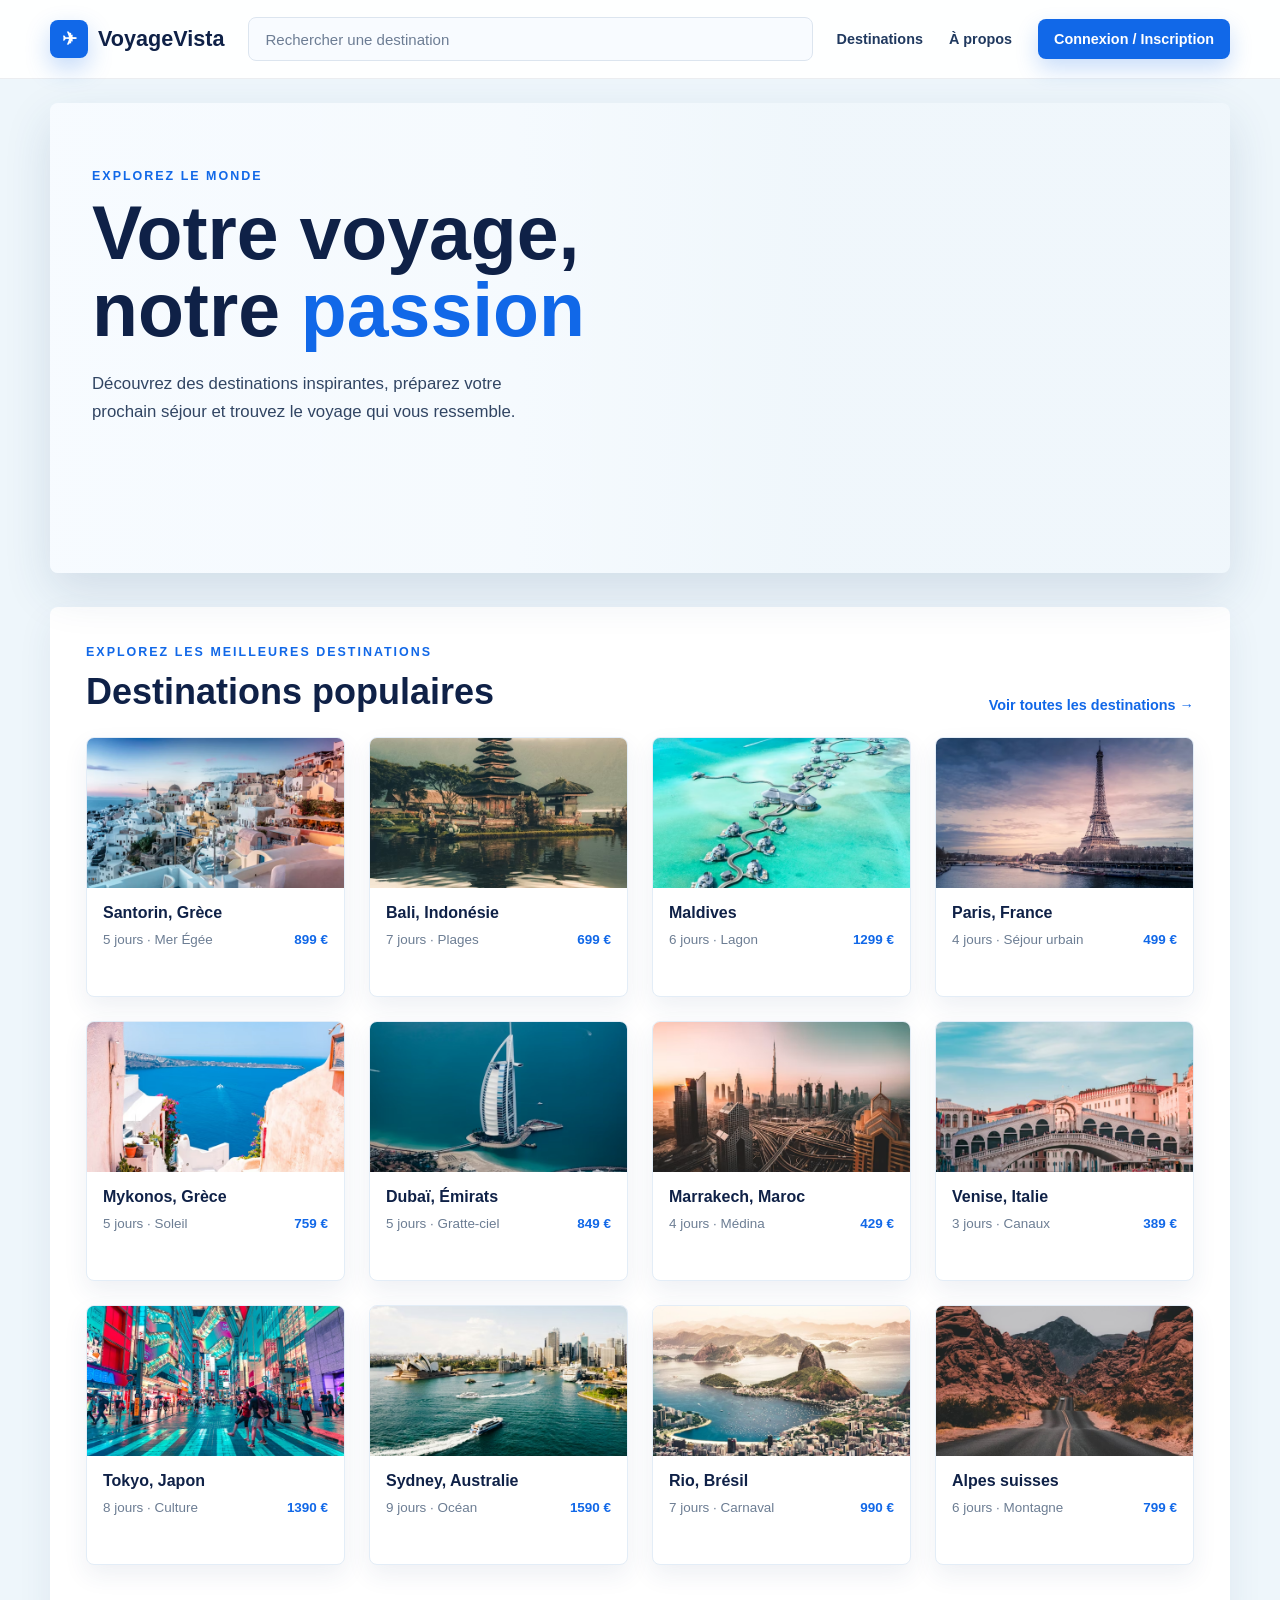
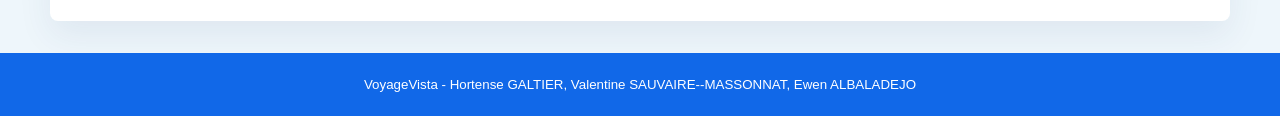
<file: index.html>
<!DOCTYPE html>
<html lang="fr">
<head>
    <meta charset="UTF-8">
    <meta name="viewport" content="width=device-width, initial-scale=1.0">
    <title>VoyageVista - Accueil</title>
    <link rel="stylesheet" href="src/css/index.css">
</head>
<body>
    <header>
        <div class="page navbar">
            <a class="logo" href="#" aria-label="VoyageVista">
                <span class="logo-mark">✈</span>
                <span>VoyageVista</span>
            </a>

            <form class="search-bar" id="search-form">
                <input type="search" placeholder="Rechercher une destination" aria-label="Rechercher une destination">
            </form>

            <nav aria-label="Navigation principale">
                <a href="#destinations">Destinations</a>
                <a href="about_avantconnexion.html">À propos</a>
                <a class="login-link" href="connexion.html">Connexion / Inscription</a>
            </nav>
        </div>
    </header>

    <main class="page">
        <section class="hero" aria-label="Accueil VoyageVista">
            <div class="hero-content">
                <div class="eyebrow">Explorez le monde</div>
                <h1>Votre voyage, notre <span>passion</span></h1>
                <p>Découvrez des destinations inspirantes, préparez votre prochain séjour et trouvez le voyage qui vous ressemble.</p>
            </div>
        </section>

        <section class="destinations-section" id="destinations">
            <div class="section-header">
                <div>
                    <div class="eyebrow">Explorez les meilleures destinations</div>
                    <h2>Destinations populaires</h2>
                </div>
                <a class="view-all" href="destinations.html">Voir toutes les destinations →</a>
            </div>


            <div class="destination-grid">
                <a href="detail_destination.html?destination=santorin" class="card-link">
                    <article class="destination-card">
                        <div class="destination-image" style="background-image: url('images/image_santorin.avif');"></div>
                        <div class="destination-info">
                            <h3>Santorin, Grèce</h3>
                            <div class="destination-meta"><span>5 jours · Mer Égée</span><span class="price">899 €</span></div>
                        </div>
                    </article>
                </a>
                <a href="detail_destination.html?destination=bali" class="card-link">
                <article class="destination-card">
                    <div class="destination-image" style="background-image: url('images/image_bali.avif');"></div>
                    <div class="destination-info">
                        <h3>Bali, Indonésie</h3>
                        <div class="destination-meta"><span>7 jours · Plages</span><span class="price">699 €</span></div>
                    </div>
                </article>
                </a>
                <a href="detail_destination.html?destination=maldives" class="card-link">
                <article class="destination-card">
                    <div class="destination-image" style="background-image: url('images/image_maldives.avif');"></div>
                    <div class="destination-info">
                        <h3>Maldives</h3>
                        <div class="destination-meta"><span>6 jours · Lagon</span><span class="price">1299 €</span></div>
                    </div>
                </article>
                </a>
                <a href="detail_destination.html?destination=paris" class="card-link">
                <article class="destination-card">
                    <div class="destination-image" style="background-image: url('images/image_paris.avif');"></div>
                    <div class="destination-info">
                        <h3>Paris, France</h3>
                        <div class="destination-meta"><span>4 jours · Séjour urbain</span><span class="price">499 €</span></div>
                    </div>
                </article>
                </a>
                <a href="detail_destination.html?destination=mykonos" class="card-link">
                <article class="destination-card">
                    <div class="destination-image" style="background-image: url('images/image_mykonos.avif');"></div>
                    <div class="destination-info">
                        <h3>Mykonos, Grèce</h3>
                        <div class="destination-meta"><span>5 jours · Soleil</span><span class="price">759 €</span></div>
                    </div>
                </article>
                </a>
                <a href="detail_destination.html?destination=dubai" class="card-link">
                <article class="destination-card">
                    <div class="destination-image" style="background-image: url('images/image_dubai.avif');"></div>
                    <div class="destination-info">
                        <h3>Dubaï, Émirats</h3>
                        <div class="destination-meta"><span>5 jours · Gratte-ciel</span><span class="price">849 €</span></div>
                    </div>
                </article>
                </a>
                <a href="detail_destination.html?destination=marrakech" class="card-link">
                <article class="destination-card">
                    <div class="destination-image" style="background-image: url('images/image_marrakech.avif');"></div>
                    <div class="destination-info">
                        <h3>Marrakech, Maroc</h3>
                        <div class="destination-meta"><span>4 jours · Médina</span><span class="price">429 €</span></div>
                    </div>
                </article>
                </a>
                <a href="detail_destination.html?destination=venise" class="card-link">
                <article class="destination-card">
                    <div class="destination-image" style="background-image: url('images/image_venise.avif');"></div>
                    <div class="destination-info">
                        <h3>Venise, Italie</h3>
                        <div class="destination-meta"><span>3 jours · Canaux</span><span class="price">389 €</span></div>
                    </div>
                </article>
                </a>
                <a href="detail_destination.html?destination=tokyo" class="card-link">
                <article class="destination-card">
                    <div class="destination-image" style="background-image: url('images/image_tokyo.avif');"></div>
                    <div class="destination-info">
                        <h3>Tokyo, Japon</h3>
                        <div class="destination-meta"><span>8 jours · Culture</span><span class="price">1390 €</span></div>
                    </div>
                </article>
                </a>
                <a href="detail_destination.html?destination=sydney" class="card-link">
                <article class="destination-card">
                    <div class="destination-image" style="background-image: url('images/image_sydney.avif');"></div>
                    <div class="destination-info">
                        <h3>Sydney, Australie</h3>
                        <div class="destination-meta"><span>9 jours · Océan</span><span class="price">1590 €</span></div>
                    </div>
                </article>
                </a>
                <a href="detail_destination.html?destination=rio" class="card-link">
                <article class="destination-card">
                    <div class="destination-image" style="background-image: url('images/image_rio.avif');"></div>
                    <div class="destination-info">
                        <h3>Rio, Brésil</h3>
                        <div class="destination-meta"><span>7 jours · Carnaval</span><span class="price">990 €</span></div>
                    </div>
                </article>
                </a>
                <a href="detail_destination.html?destination=alpes_suisses" class="card-link">
                <article class="destination-card">
                    <div class="destination-image" style="background-image: url('images/image_alpessuisses.avif');"></div>
                    <div class="destination-info">
                        <h3>Alpes suisses</h3>
                        <div class="destination-meta"><span>6 jours · Montagne</span><span class="price">799 €</span></div>
                    </div>
                </article>
                </a>
            </div>
            <p class="empty-search" id="empty-search" aria-live="polite">Aucune destination ne correspond à votre recherche.</p>
        </section>
    </main>

    <footer id="about">
        <small>
            <div class="page">VoyageVista - Hortense GALTIER, Valentine SAUVAIRE--MASSONNAT, Ewen ALBALADEJO</div>
        </small>
    </footer>
    <script>
        localStorage.removeItem("statutConnexion");
    </script>
    <script src="src/js/index.js"></script>
</body>
</html>
</file>
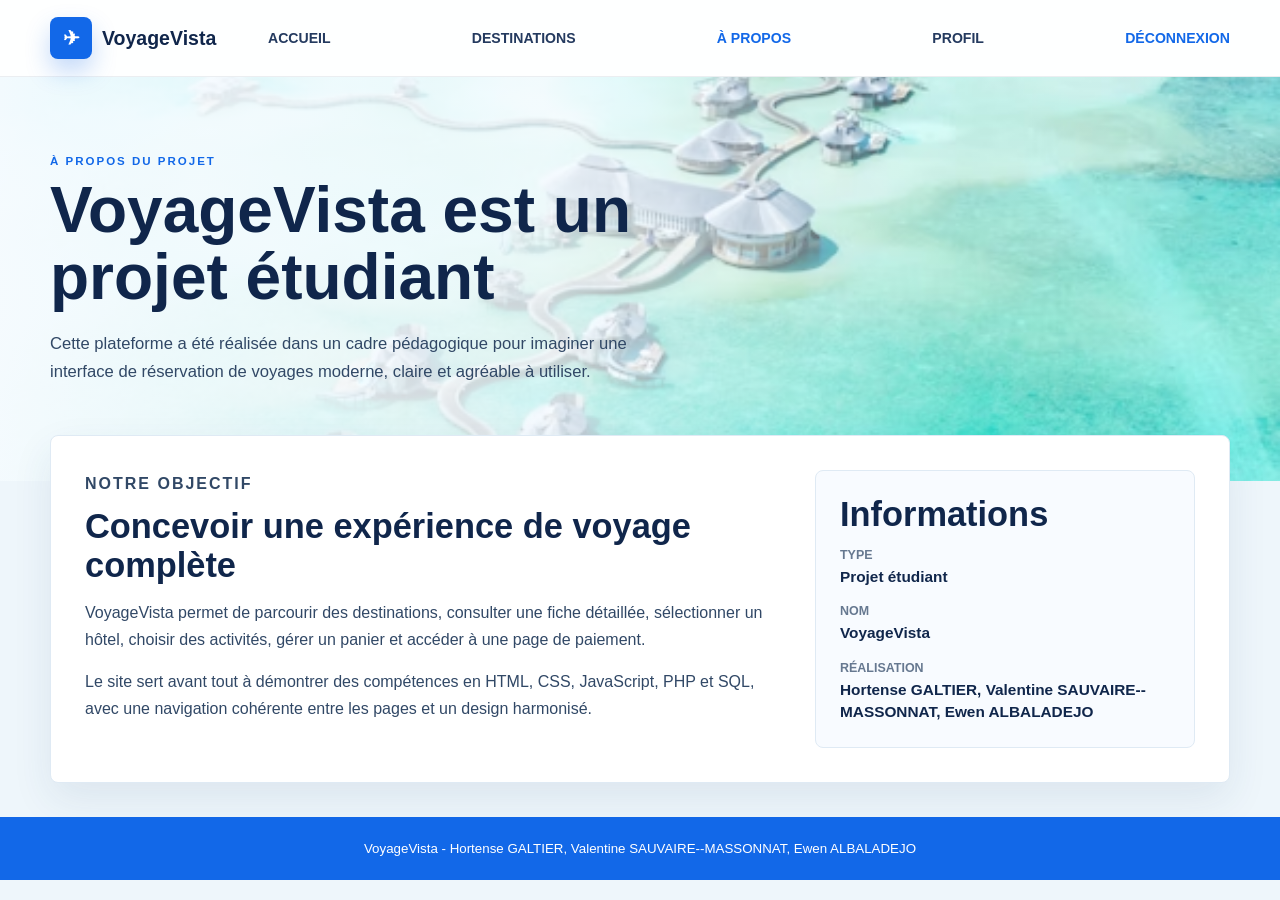
<file: about.html>
<!DOCTYPE html>
<html lang="fr">
<head>
    <meta charset="UTF-8">
    <meta name="viewport" content="width=device-width, initial-scale=1.0">
    <title>VoyageVista - À propos</title>
    <link rel="stylesheet" href="src/css/about.css">
</head>
<body>
    <header class="site-header">
        <div class="layout navbar">
            <a class="brand" href="dashboard.html" aria-label="VoyageVista">
                <span class="brand-icon">✈</span>
                <span>VoyageVista</span>
            </a>

            <nav class="main-nav" aria-label="Navigation principale">
                <a href="dashboard.html">Accueil</a>
                <a href="destinations.html">Destinations</a>
                <a class="active" href="about.html">À propos</a>
                <a href="src/php/profil.php">Profil</a>
                <a class="logout-link" href="index.html">Déconnexion</a>
            </nav>
        </div>
    </header>

    <main>
        <section class="about-hero">
            <div class="layout hero-content">
                <p class="eyebrow">À propos du projet</p>
                <h1>VoyageVista est un projet étudiant</h1>
                <p>Cette plateforme a été réalisée dans un cadre pédagogique pour imaginer une interface de réservation de voyages moderne, claire et agréable à utiliser.</p>
            </div>
        </section>

        <section class="layout about-panel">
            <div class="about-text">
                <p class="eyebrow">Notre objectif</p>
                <h2>Concevoir une expérience de voyage complète</h2>
                <p>VoyageVista permet de parcourir des destinations, consulter une fiche détaillée, sélectionner un hôtel, choisir des activités, gérer un panier et accéder à une page de paiement.</p>
                <p>Le site sert avant tout à démontrer des compétences en HTML, CSS, JavaScript, PHP et SQL, avec une navigation cohérente entre les pages et un design harmonisé.</p>
            </div>

            <div class="project-card">
                <h2>Informations</h2>
                <dl>
                    <div>
                        <dt>Type</dt>
                        <dd>Projet étudiant</dd>
                    </div>
                    <div>
                        <dt>Nom</dt>
                        <dd>VoyageVista</dd>
                    </div>
                    <div>
                        <dt>Réalisation</dt>
                        <dd>Hortense GALTIER, Valentine SAUVAIRE--MASSONNAT, Ewen ALBALADEJO</dd>
                    </div>
                </dl>
            </div>
        </section>
    </main>

    <footer class="site-footer" id="about">
        <small>
            <div class="layout">VoyageVista - Hortense GALTIER, Valentine SAUVAIRE--MASSONNAT, Ewen ALBALADEJO</div>
        </small>
    </footer>
</body>
</html>
</file>
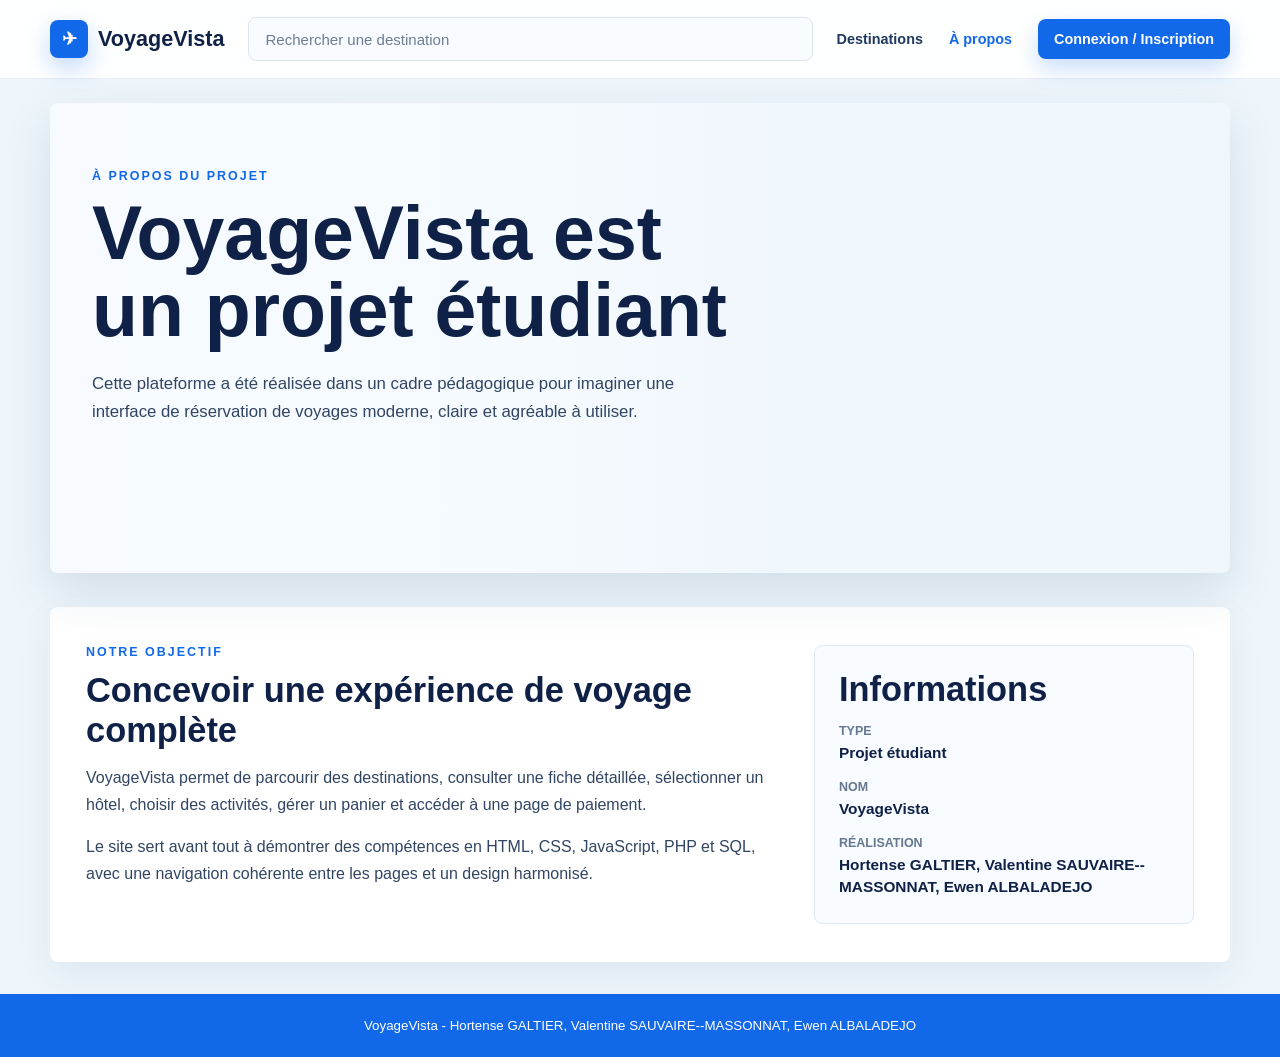
<file: about_avantconnexion.html>
<!DOCTYPE html>
<html lang="fr">
<head>
    <meta charset="UTF-8">
    <meta name="viewport" content="width=device-width, initial-scale=1.0">
    <title>VoyageVista - À propos</title>
    <link rel="stylesheet" href="src/css/index.css">
    <link rel="stylesheet" href="src/css/about_avantconnexion.css">
</head>
<body>
    <header>
        <div class="page navbar">
            <a class="logo" href="index.html" aria-label="VoyageVista">
                <span class="logo-mark">✈</span>
                <span>VoyageVista</span>
            </a>

            <form class="search-bar" action="index.html#destinations">
                <input type="search" name="search" placeholder="Rechercher une destination" aria-label="Rechercher une destination">
            </form>

            <nav aria-label="Navigation principale">
                <a href="destinations.html">Destinations</a>
                <a class="active-link" href="about_avantconnexion.html">À propos</a>
                <a class="login-link" href="connexion.html">Connexion / Inscription</a>
            </nav>
        </div>
    </header>

    <main class="page">
        <section class="hero about-public-hero" aria-label="À propos de VoyageVista">
            <div class="hero-content about-public-content">
                <div class="eyebrow">À propos du projet</div>
                <h1>VoyageVista est un projet étudiant</h1>
                <p>Cette plateforme a été réalisée dans un cadre pédagogique pour imaginer une interface de réservation de voyages moderne, claire et agréable à utiliser.</p>
            </div>
        </section>

        <section class="destinations-section about-public-panel">
            <div class="about-public-text">
                <div class="eyebrow">Notre objectif</div>
                <h2>Concevoir une expérience de voyage complète</h2>
                <p>VoyageVista permet de parcourir des destinations, consulter une fiche détaillée, sélectionner un hôtel, choisir des activités, gérer un panier et accéder à une page de paiement.</p>
                <p>Le site sert avant tout à démontrer des compétences en HTML, CSS, JavaScript, PHP et SQL, avec une navigation cohérente entre les pages et un design harmonisé.</p>
            </div>

            <aside class="about-public-card">
                <h2>Informations</h2>
                <dl>
                    <div>
                        <dt>Type</dt>
                        <dd>Projet étudiant</dd>
                    </div>
                    <div>
                        <dt>Nom</dt>
                        <dd>VoyageVista</dd>
                    </div>
                    <div>
                        <dt>Réalisation</dt>
                        <dd>Hortense GALTIER, Valentine SAUVAIRE--MASSONNAT, Ewen ALBALADEJO</dd>
                    </div>
                </dl>
            </aside>
        </section>
    </main>

    <footer id="about">
        <small>
            <div class="page">VoyageVista - Hortense GALTIER, Valentine SAUVAIRE--MASSONNAT, Ewen ALBALADEJO</div>
        </small>
    </footer>
    <script>
        localStorage.removeItem("statutConnexion");
    </script>
</body>
</html>
</file>
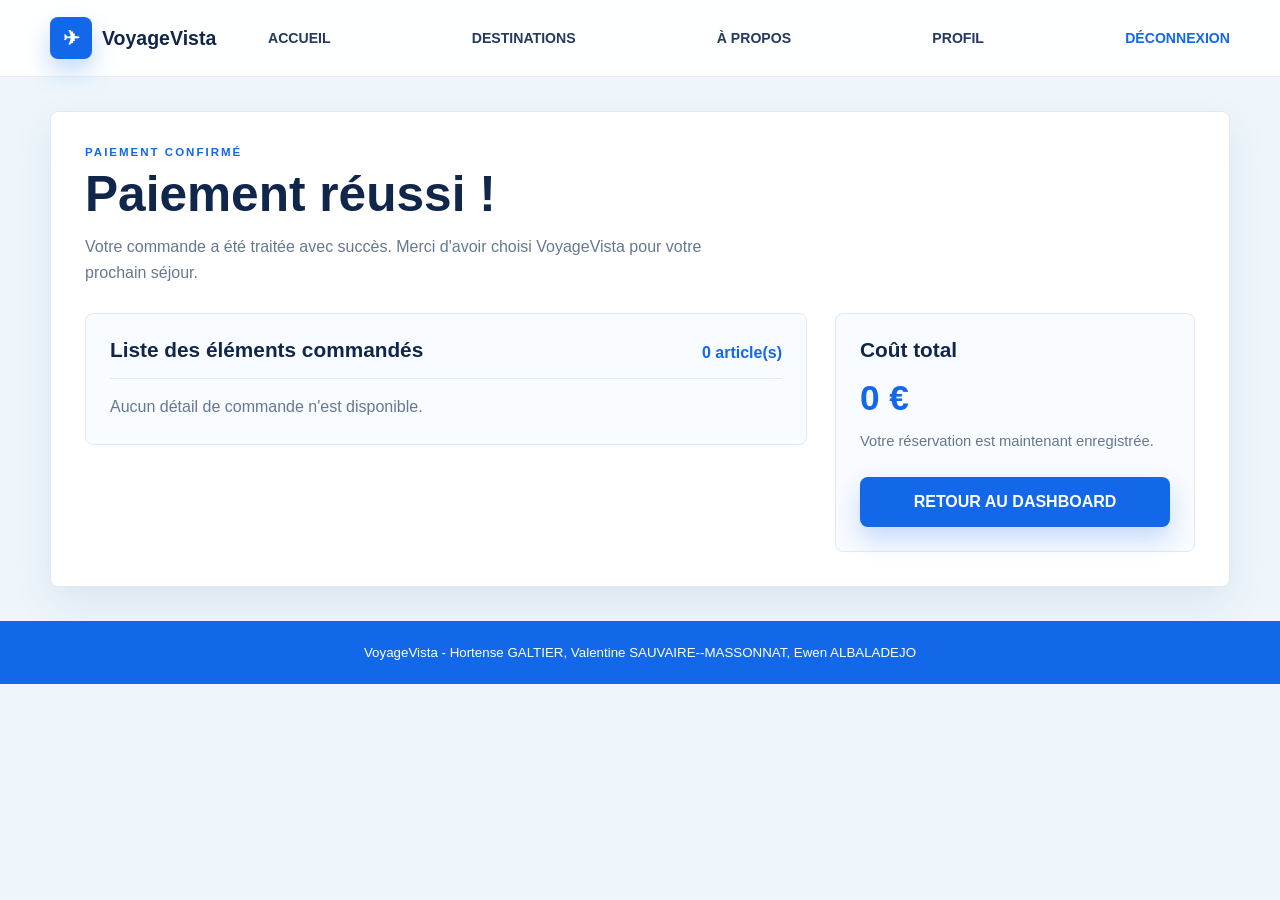
<file: confirmation_paiement.html>
<!DOCTYPE html>
<html lang="fr">
<head>
    <meta charset="UTF-8">
    <meta name="viewport" content="width=device-width, initial-scale=1.0">
    <title>VoyageVista - Confirmation du paiement</title>
    <link rel="stylesheet" href="src/css/paiement.css">
</head>
<body>
    <header class="site-header">
        <div class="layout navbar">
            <a class="brand" href="dashboard.html" aria-label="VoyageVista">
                <span class="brand-icon">✈</span>
                <span>VoyageVista</span>
            </a>

            <nav class="main-nav" aria-label="Navigation principale">
                <a href="dashboard.html">Accueil</a>
                <a href="destinations.html">Destinations</a>
                <a href="about.html">À propos</a>
                <a href="src/php/profil.php">Profil</a>
                <a class="logout-link" href="index.html">Déconnexion</a>
            </nav>
        </div>
    </header>

    <main class="layout payment-page">
        <section class="payment-panel confirmation-panel">
            <div class="payment-header confirmation-header">
                <p class="eyebrow">Paiement confirmé</p>
                <h1>Paiement réussi !</h1>
                <p>Votre commande a été traitée avec succès. Merci d'avoir choisi VoyageVista pour votre prochain séjour.</p>
            </div>

            <div class="summary-grid">
                <section class="order-summary" aria-label="Éléments commandés">
                    <div class="summary-top">
                        <h2>Liste des éléments commandés</h2>
                        <p><span id="confirmation-count">0</span> article(s)</p>
                    </div>

                    <div class="order-items" id="confirmation-items"></div>
                </section>

                <aside class="payment-summary" aria-label="Total payé">
                    <h2>Coût total</h2>
                    <p class="total-price" id="confirmation-total">0 €</p>
                    <p class="payment-note">Votre réservation est maintenant enregistrée.</p>
                    <a class="dashboard-button" href="dashboard.html">Retour au dashboard</a>
                </aside>
            </div>
        </section>
    </main>

    <footer class="site-footer" id="about">
        <small>
            <div class="layout">VoyageVista - Hortense GALTIER, Valentine SAUVAIRE--MASSONNAT, Ewen ALBALADEJO</div>
        </small>
    </footer>

    <script src="src/js/confirmation_paiement.js"></script>
</body>
</html>
</file>
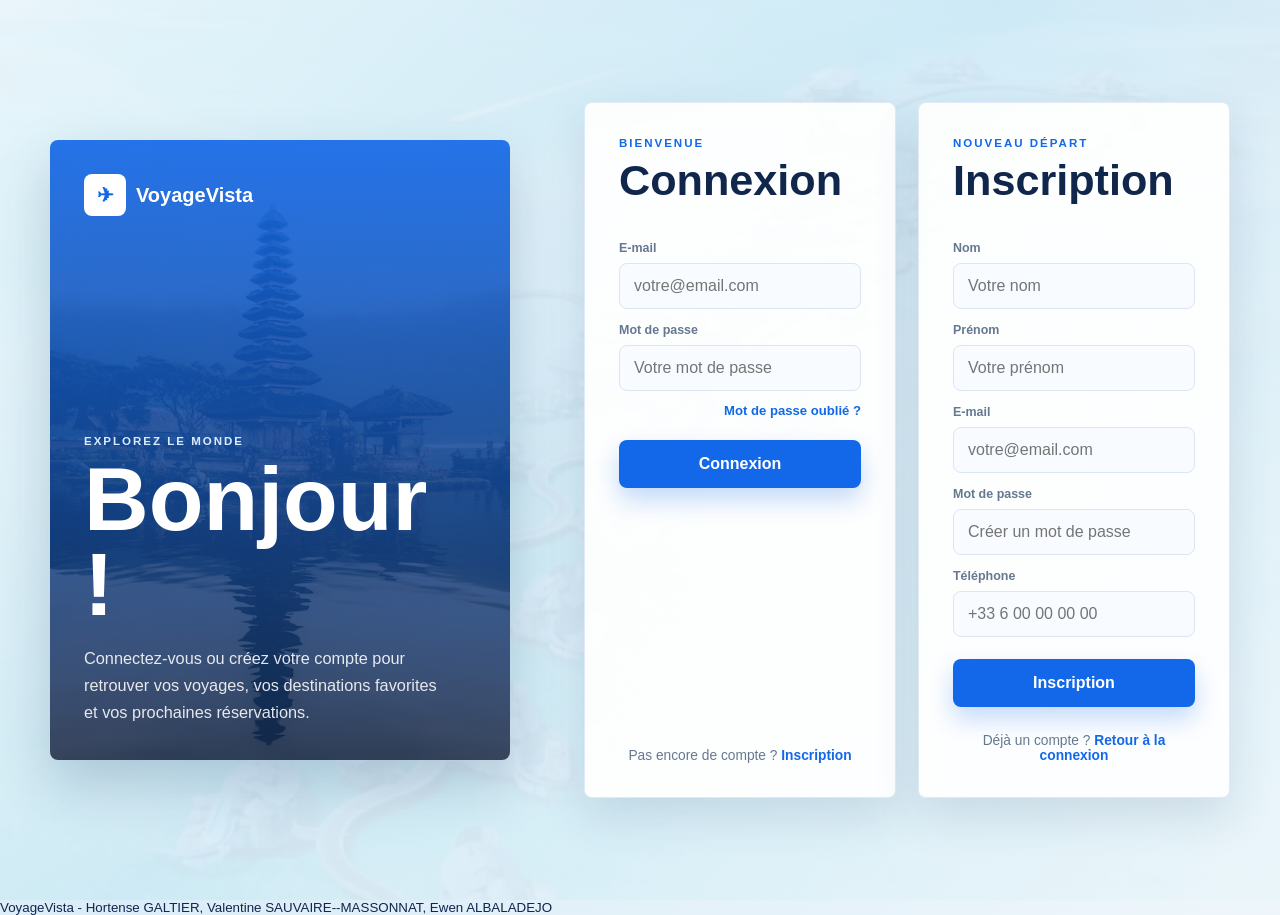
<file: connexion.html>
<!DOCTYPE html>
<html lang="fr">
<head>
    <meta charset="UTF-8">
    <meta name="viewport" content="width=device-width, initial-scale=1.0">
    <title>VoyageVista - Connexion</title>
    <link rel="stylesheet" href="src/css/connexion.css">
</head>
<body>
    <main class="auth-page">
        <section class="intro-panel" aria-label="Bienvenue sur VoyageVista">
            <a class="brand" href="index.html" aria-label="VoyageVista">
                <span class="brand-icon">✈</span>
                <span>VoyageVista</span>
            </a>
            <div class="intro-copy">
                <p class="eyebrow">Explorez le monde</p>
                <h1>Bonjour !</h1>
                <p>Connectez-vous ou créez votre compte pour retrouver vos voyages, vos destinations favorites et vos prochaines réservations.</p>
            </div>
        </section>

        <section class="auth-shell" aria-label="Connexion et inscription">
            <input class="mode-input" type="radio" name="auth-mode" id="mode-login" checked>
            <input class="mode-input" type="radio" name="auth-mode" id="mode-signup">

            <div class="mode-switch" role="tablist" aria-label="Choisir le formulaire">
                <label for="mode-login">Connexion</label>
                <label for="mode-signup">Inscription</label>
            </div>

            <form class="auth-card login-card" action="src/php/connexion.php" method="post">
                <div class="card-heading">
                    <p class="eyebrow">Bienvenue</p>
                    <h2>Connexion</h2>
                </div>

                <label for="login-email">E-mail</label>
                <input id="login-email" name="email" type="email" placeholder="votre@email.com" required>

                <label for="login-password">Mot de passe</label>
                <input id="login-password" name="password" type="password" placeholder="Votre mot de passe" required>

                <a class="forgot-link" href="src/php/forgetpassword.php">Mot de passe oublié ?</a>
                <button type="submit" name="loginBtn">Connexion</button>
                <p class="switch-copy">Pas encore de compte ? <label for="mode-signup">Inscription</label></p>
            </form>

            <form class="auth-card signup-card" action="src/php/inscription.php" method="post">
                <div class="card-heading">
                    <p class="eyebrow">Nouveau départ</p>
                    <h2>Inscription</h2>
                </div>

                <label for="signup-name">Nom</label>
                <input id="signup-name" name="name" type="text" placeholder="Votre nom" required>

                <label for="signup-surname">Prénom</label>
                <input id="signup-surname" name="surname" type="text" placeholder="Votre prénom" required>

                <label for="signup-email">E-mail</label>
                <input id="signup-email" name="email" type="email" placeholder="votre@email.com" required>

                <label for="signup-password">Mot de passe</label>
                <input id="signup-password" name="password" type="password" placeholder="Créer un mot de passe" required>

                <label for="signup-phone">Téléphone</label>
                <input id="signup-phone" name="phone" type="tel" placeholder="+33 6 00 00 00 00">

                <button type="submit" name="inscriptionBtn">Inscription</button>

                <p class="switch-copy">Déjà un compte ? <label for="mode-login">Retour à la connexion</label></p>
            </form>
        </section>
    </main>
    <footer class="site-footer" id="about">
        <small>
            <div class="layout">VoyageVista - Hortense GALTIER, Valentine SAUVAIRE--MASSONNAT, Ewen ALBALADEJO</div>
        </small>
    </footer>
</body>
</html>
</file>
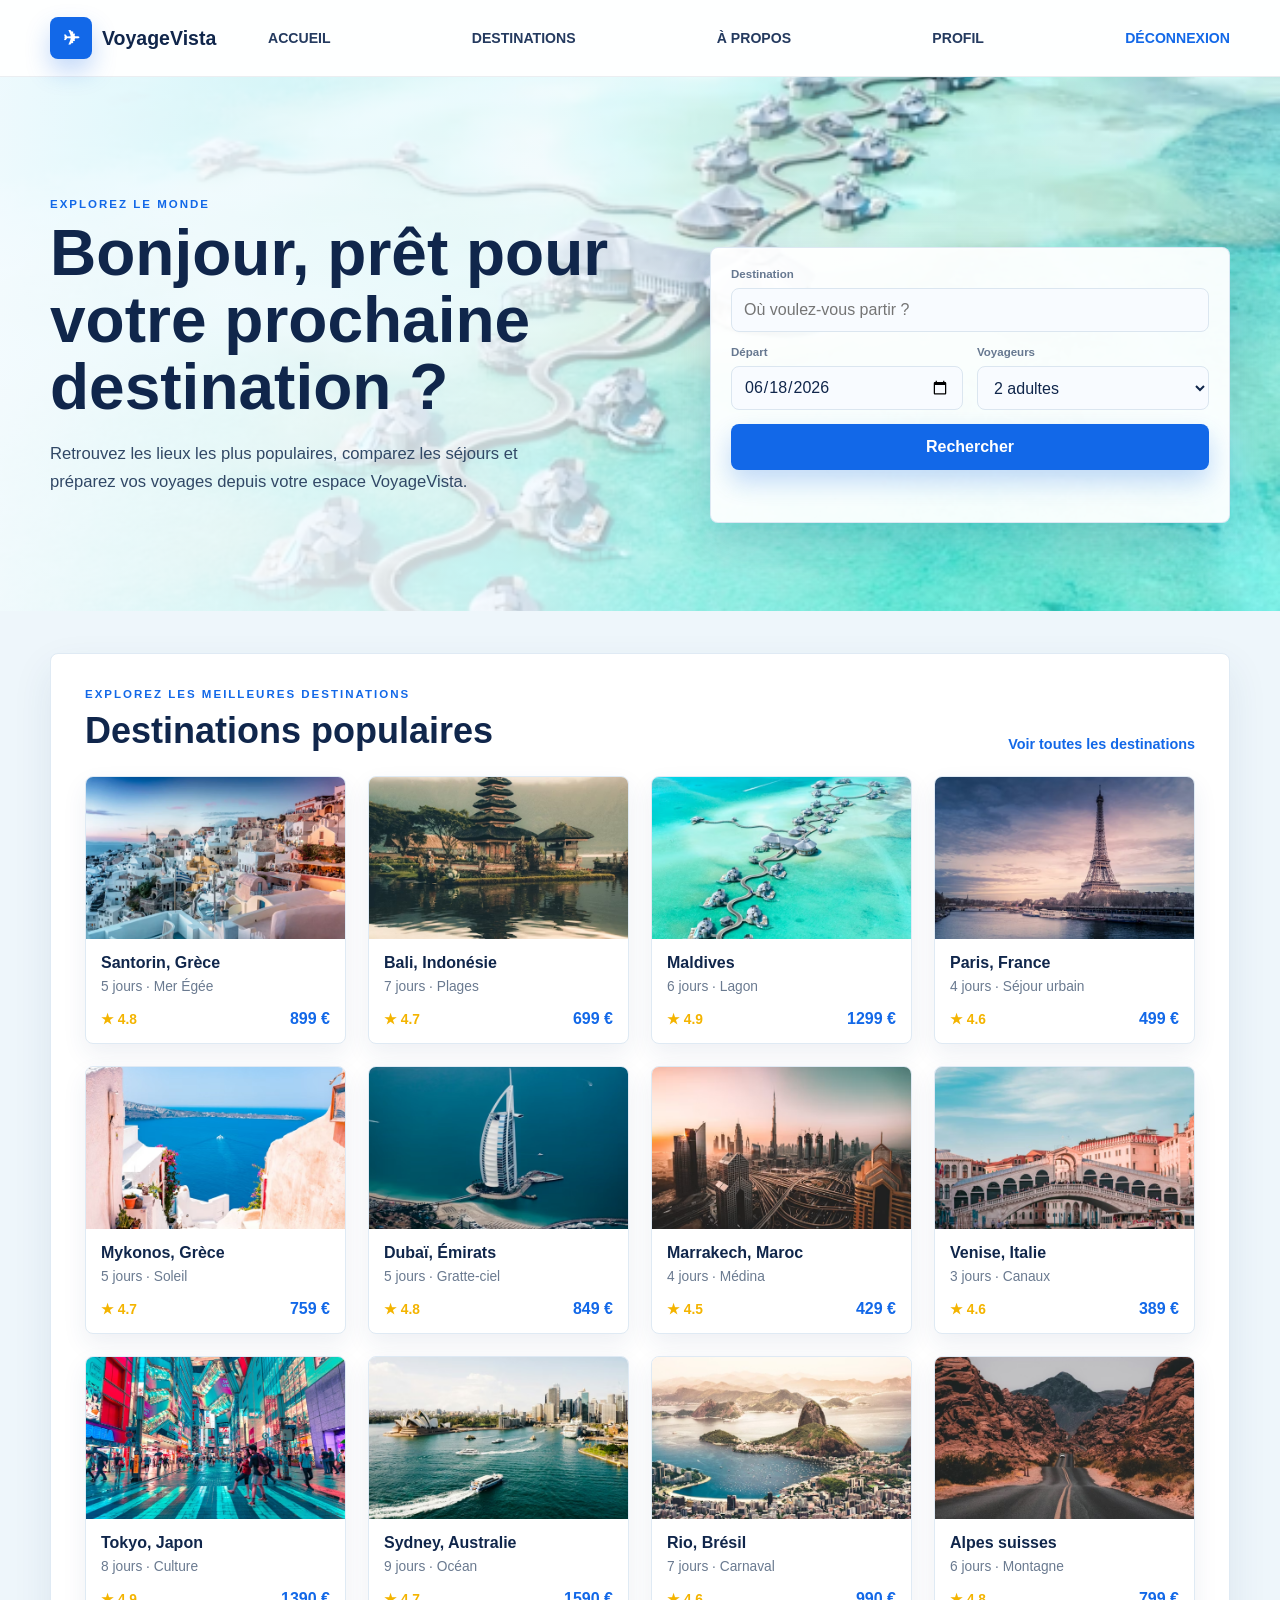
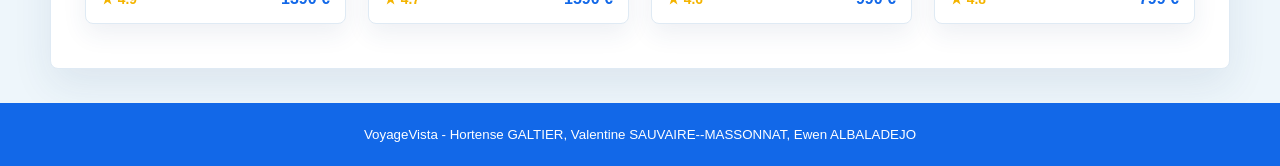
<file: dashboard.html>
<!DOCTYPE html>
<html lang="fr">
<head>
    <meta charset="UTF-8">
    <meta name="viewport" content="width=device-width, initial-scale=1.0">
    <title>VoyageVista - Tableau de bord</title>
    <link rel="stylesheet" href="src/css/dashboard.css">
</head>
<body id="top">
    <header class="site-header">
        <div class="layout navbar">
            <a class="brand" href="#top" aria-label="VoyageVista">
                <span class="brand-icon">✈</span>
                <span>VoyageVista</span>
            </a>

            <nav class="main-nav" aria-label="Navigation principale">
                <a href="#top">Accueil</a>
                <a href="destinations.html">Destinations</a>
                <a href="about.html">À propos</a>
                <a href="src/php/profil.php">Profil</a>
                <a class="logout-link" href="index.html">Déconnexion</a>
            </nav>
        </div>
    </header>

    <main>
        <section class="dashboard-hero">
            <div class="layout hero-grid">
                <div class="hero-copy">
                    <p class="eyebrow">Explorez le monde</p>
                    <h1>Bonjour, prêt pour votre prochaine destination ?</h1>
                    <p class="hero-text">Retrouvez les lieux les plus populaires, comparez les séjours et préparez vos voyages depuis votre espace VoyageVista.</p>
                </div>

                <form class="trip-search" id="trip-search" aria-label="Recherche de séjour">
                    <div class="trip-field">
                        <label for="destination">Destination</label>
                        <input id="destination" type="text" placeholder="Où voulez-vous partir ?" list="destination-list" autocomplete="off">
                        <datalist id="destination-list"></datalist>
                    </div>
                    <div class="trip-field">
                        <label for="date">Départ</label>
                        <input id="date" type="date" value="2026-06-18">
                    </div>
                    <div class="trip-field">
                        <label for="travelers">Voyageurs</label>
                        <select id="travelers">
                            <option>2 adultes</option>
                            <option>1 adulte</option>
                            <option>Famille</option>
                        </select>
                    </div>
                    <button type="submit">Rechercher</button>
                    <p class="trip-message" id="trip-message" aria-live="polite"></p>
                </form>
            </div>
        </section>

        <section class="layout destinations-panel" id="destinations">
            <div class="section-header">
                <div>
                    <p class="eyebrow">Explorez les meilleures destinations</p>
                    <h2>Destinations populaires</h2>
                </div>
                <a href="destinations.html">Voir toutes les destinations</a>
            </div>

            <div class="destination-grid">
                <article class="destination-card">
                    <img src="images/image_santorin.avif" alt="Santorin, Grèce">
                    <div class="destination-content">
                        <h3>Santorin, Grèce</h3>
                        <p>5 jours · Mer Égée</p>
                        <div class="card-footer"><span>★ 4.8</span><strong>899 €</strong></div>
                    </div>
                </article>

                <article class="destination-card">
                    <img src="images/image_bali.avif" alt="Bali, Indonésie">
                    <div class="destination-content">
                        <h3>Bali, Indonésie</h3>
                        <p>7 jours · Plages</p>
                        <div class="card-footer"><span>★ 4.7</span><strong>699 €</strong></div>
                    </div>
                </article>

                <article class="destination-card">
                    <img src="images/image_maldives.avif" alt="Maldives">
                    <div class="destination-content">
                        <h3>Maldives</h3>
                        <p>6 jours · Lagon</p>
                        <div class="card-footer"><span>★ 4.9</span><strong>1299 €</strong></div>
                    </div>
                </article>

                <article class="destination-card">
                    <img src="images/image_paris.avif" alt="Paris, France">
                    <div class="destination-content">
                        <h3>Paris, France</h3>
                        <p>4 jours · Séjour urbain</p>
                        <div class="card-footer"><span>★ 4.6</span><strong>499 €</strong></div>
                    </div>
                </article>

                <article class="destination-card">
                    <img src="images/image_mykonos.avif" alt="Mykonos, Grèce">
                    <div class="destination-content">
                        <h3>Mykonos, Grèce</h3>
                        <p>5 jours · Soleil</p>
                        <div class="card-footer"><span>★ 4.7</span><strong>759 €</strong></div>
                    </div>
                </article>

                <article class="destination-card">
                    <img src="images/image_dubai.avif" alt="Dubaï, Émirats">
                    <div class="destination-content">
                        <h3>Dubaï, Émirats</h3>
                        <p>5 jours · Gratte-ciel</p>
                        <div class="card-footer"><span>★ 4.8</span><strong>849 €</strong></div>
                    </div>
                </article>

                <article class="destination-card">
                    <img src="images/image_marrakech.avif" alt="Marrakech, Maroc">
                    <div class="destination-content">
                        <h3>Marrakech, Maroc</h3>
                        <p>4 jours · Médina</p>
                        <div class="card-footer"><span>★ 4.5</span><strong>429 €</strong></div>
                    </div>
                </article>

                <article class="destination-card">
                    <img src="images/image_venise.avif" alt="Venise, Italie">
                    <div class="destination-content">
                        <h3>Venise, Italie</h3>
                        <p>3 jours · Canaux</p>
                        <div class="card-footer"><span>★ 4.6</span><strong>389 €</strong></div>
                    </div>
                </article>

                <article class="destination-card">
                    <img src="images/image_tokyo.avif" alt="Tokyo, Japon">
                    <div class="destination-content">
                        <h3>Tokyo, Japon</h3>
                        <p>8 jours · Culture</p>
                        <div class="card-footer"><span>★ 4.9</span><strong>1390 €</strong></div>
                    </div>
                </article>

                <article class="destination-card">
                    <img src="images/image_sydney.avif" alt="Sydney, Australie">
                    <div class="destination-content">
                        <h3>Sydney, Australie</h3>
                        <p>9 jours · Océan</p>
                        <div class="card-footer"><span>★ 4.7</span><strong>1590 €</strong></div>
                    </div>
                </article>

                <article class="destination-card">
                    <img src="images/image_rio.avif" alt="Rio, Brésil">
                    <div class="destination-content">
                        <h3>Rio, Brésil</h3>
                        <p>7 jours · Carnaval</p>
                        <div class="card-footer"><span>★ 4.6</span><strong>990 €</strong></div>
                    </div>
                </article>

                <article class="destination-card">
                    <img src="images/image_alpessuisses.avif" alt="Alpes suisses">
                    <div class="destination-content">
                        <h3>Alpes suisses</h3>
                        <p>6 jours · Montagne</p>
                        <div class="card-footer"><span>★ 4.8</span><strong>799 €</strong></div>
                    </div>
                </article>
            </div>
        </section>
    </main>

    <footer class="site-footer" id="about">
        <small>
            <div class="layout">VoyageVista - Hortense GALTIER, Valentine SAUVAIRE--MASSONNAT, Ewen ALBALADEJO</div>
        </small>
    </footer>
    <script>
        const destinationSlugs = [
            "santorin",
            "bali",
            "maldives",
            "paris",
            "mykonos",
            "dubai",
            "marrakech",
            "venise",
            "tokyo",
            "sydney",
            "rio",
            "alpes_suisses"
        ];

        const destinationCards = document.querySelectorAll(".destination-card");

        const normalizeText = (text) =>
            text
                .toLowerCase()
                .normalize("NFD")
                .replace(/[\u0300-\u036f]/g, "")
                .trim();

        const destinationSearchData = Array.from(destinationCards).map((card, index) => {
            const name = card.querySelector("h3")?.textContent.trim() || "";

            return {
                name,
                slug: destinationSlugs[index],
                normalizedName: normalizeText(name),
                normalizedSlug: normalizeText(destinationSlugs[index] || "")
            };
        }).filter((destination) => destination.slug && destination.name);

        const destinationList = document.getElementById("destination-list");
        destinationSearchData.forEach((destination) => {
            const option = document.createElement("option");
            option.value = destination.name;
            destinationList.appendChild(option);
        });

        destinationCards.forEach((card, index) => {
            const slug = destinationSlugs[index];
            if (!slug) {
                return;
            }

            card.setAttribute("role", "link");
            card.setAttribute("tabindex", "0");
            card.addEventListener("click", () => {
                window.location.href = `detail_destination.html?destination=${slug}`;
            });
            card.addEventListener("keydown", (event) => {
                if (event.key === "Enter" || event.key === " ") {
                    event.preventDefault();
                    window.location.href = `detail_destination.html?destination=${slug}`;
                }
            });
        });

        const tripSearch = document.getElementById("trip-search");
        const destinationInput = document.getElementById("destination");
        const departureInput = document.getElementById("date");
        const travelersInput = document.getElementById("travelers");
        const tripMessage = document.getElementById("trip-message");

        tripSearch.addEventListener("submit", (event) => {
            event.preventDefault();

            const query = normalizeText(destinationInput.value);
            tripMessage.textContent = "";
            destinationInput.classList.remove("has-error");

            if (!query) {
                tripMessage.textContent = "Veuillez saisir une destination.";
                destinationInput.classList.add("has-error");
                destinationInput.focus();
                return;
            }

            const exactDestination = destinationSearchData.find((destination) =>
                destination.normalizedName === query || destination.normalizedSlug === query
            );
            const matchingDestination = exactDestination || destinationSearchData.find((destination) =>
                destination.normalizedName.includes(query) || destination.normalizedSlug.includes(query)
            );

            if (!matchingDestination) {
                tripMessage.textContent = "Cette destination n'est pas encore disponible.";
                destinationInput.classList.add("has-error");
                destinationInput.focus();
                return;
            }

            localStorage.setItem("voyagevistaReservation", JSON.stringify({
                destination: matchingDestination.name,
                slug: matchingDestination.slug,
                depart: departureInput.value,
                voyageurs: travelersInput.value
            }));

            window.location.href = `detail_destination.html?destination=${matchingDestination.slug}`;
        });
    </script>
</body>
</html>
</file>
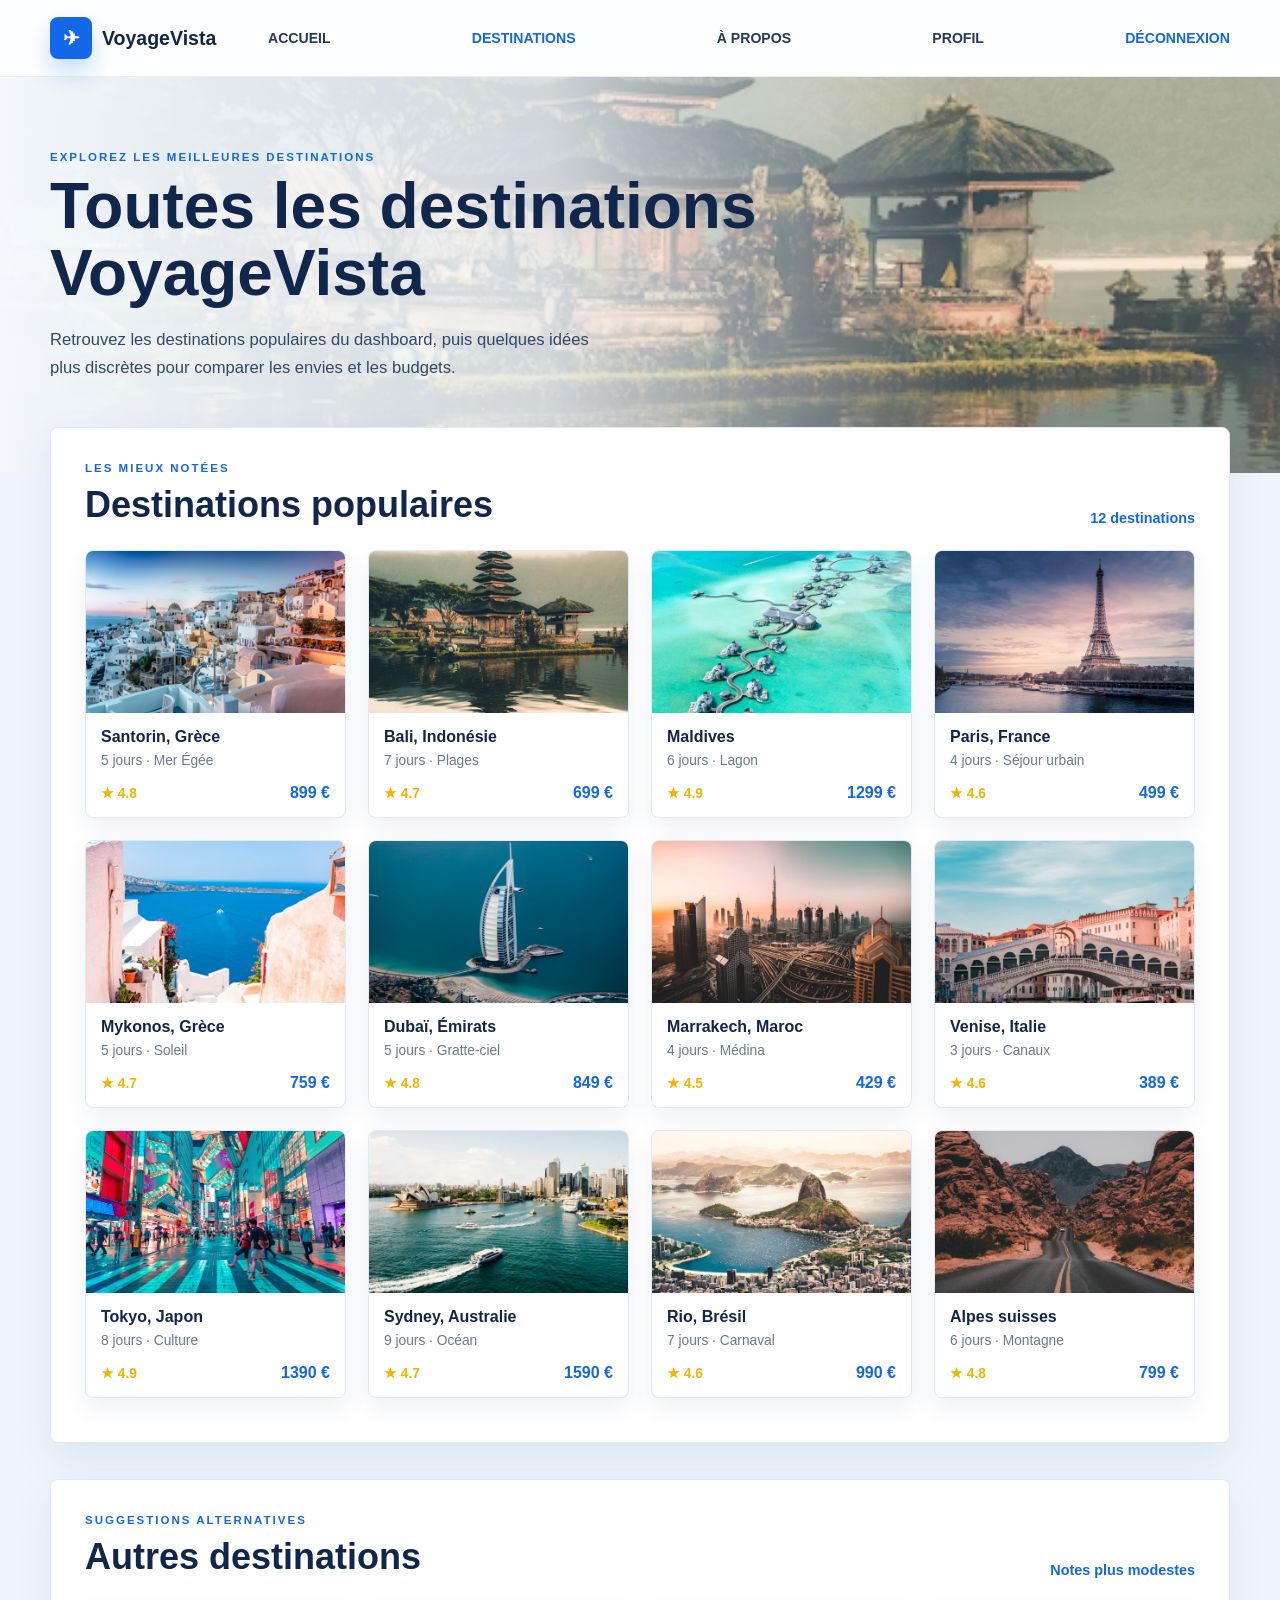
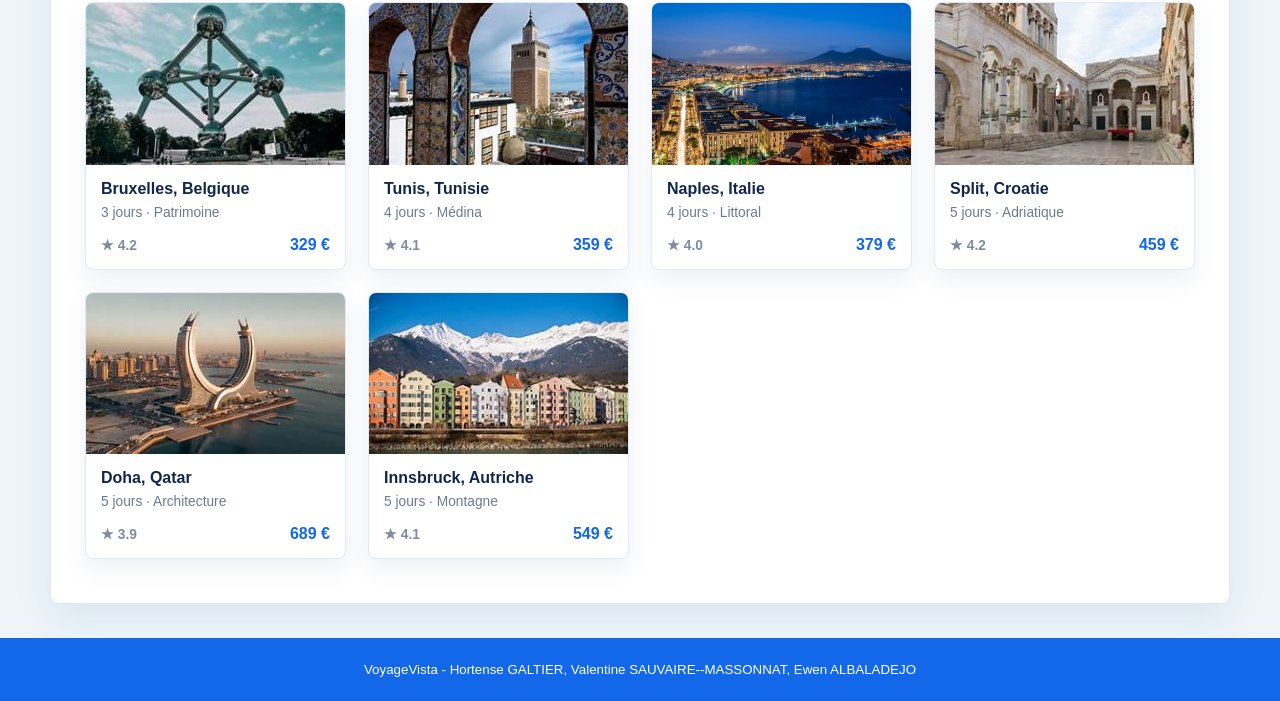
<file: destinations.html>
<!DOCTYPE html>
<html lang="fr">
<head>
    <meta charset="UTF-8">
    <meta name="viewport" content="width=device-width, initial-scale=1.0">
    <title>VoyageVista - Destinations</title>
    <link rel="stylesheet" href="src/css/destination.css">
</head>
<body id="top">
    <header class="site-header">
        <div class="layout navbar">
            <a class="brand" href="dashboard.html" aria-label="VoyageVista">
                <span class="brand-icon">✈</span>
                <span>VoyageVista</span>
            </a>

            <nav class="main-nav" aria-label="Navigation principale">
                <a href="dashboard.html">Accueil</a>
                <a class="active" href="#top">Destinations</a>
                <a href="about.html">À propos</a>
                <a href="src/php/profil.php">Profil</a>
                <a class="logout-link" href="index.html">Déconnexion</a>
            </nav>
        </div>
    </header>

    <main>
        <section class="destinations-hero">
            <div class="layout hero-content">
                <p class="eyebrow">Explorez les meilleures destinations</p>
                <h1>Toutes les destinations VoyageVista</h1>
                <p>Retrouvez les destinations populaires du dashboard, puis quelques idées plus discrètes pour comparer les envies et les budgets.</p>
            </div>
        </section>

        <section class="layout destinations-panel">
            <div class="section-header">
                <div>
                    <p class="eyebrow">Les mieux notées</p>
                    <h2>Destinations populaires</h2>
                </div>
                <span>12 destinations</span>
            </div>

            <div class="destination-grid">
                <article class="destination-card">
                    <img src="images/image_santorin.avif" alt="Santorin, Grèce">
                    <div class="destination-content">
                        <h3>Santorin, Grèce</h3>
                        <p>5 jours · Mer Égée</p>
                        <div class="card-footer"><span>★ 4.8</span><strong>899 €</strong></div>
                    </div>
                </article>

                <article class="destination-card">
                    <img src="images/image_bali.avif" alt="Bali, Indonésie">
                    <div class="destination-content">
                        <h3>Bali, Indonésie</h3>
                        <p>7 jours · Plages</p>
                        <div class="card-footer"><span>★ 4.7</span><strong>699 €</strong></div>
                    </div>
                </article>

                <article class="destination-card">
                    <img src="images/image_maldives.avif" alt="Maldives">
                    <div class="destination-content">
                        <h3>Maldives</h3>
                        <p>6 jours · Lagon</p>
                        <div class="card-footer"><span>★ 4.9</span><strong>1299 €</strong></div>
                    </div>
                </article>

                <article class="destination-card">
                    <img src="images/image_paris.avif" alt="Paris, France">
                    <div class="destination-content">
                        <h3>Paris, France</h3>
                        <p>4 jours · Séjour urbain</p>
                        <div class="card-footer"><span>★ 4.6</span><strong>499 €</strong></div>
                    </div>
                </article>

                <article class="destination-card">
                    <img src="images/image_mykonos.avif" alt="Mykonos, Grèce">
                    <div class="destination-content">
                        <h3>Mykonos, Grèce</h3>
                        <p>5 jours · Soleil</p>
                        <div class="card-footer"><span>★ 4.7</span><strong>759 €</strong></div>
                    </div>
                </article>

                <article class="destination-card">
                    <img src="images/image_dubai.avif" alt="Dubaï, Émirats">
                    <div class="destination-content">
                        <h3>Dubaï, Émirats</h3>
                        <p>5 jours · Gratte-ciel</p>
                        <div class="card-footer"><span>★ 4.8</span><strong>849 €</strong></div>
                    </div>
                </article>

                <article class="destination-card">
                    <img src="images/image_marrakech.avif" alt="Marrakech, Maroc">
                    <div class="destination-content">
                        <h3>Marrakech, Maroc</h3>
                        <p>4 jours · Médina</p>
                        <div class="card-footer"><span>★ 4.5</span><strong>429 €</strong></div>
                    </div>
                </article>

                <article class="destination-card">
                    <img src="images/image_venise.avif" alt="Venise, Italie">
                    <div class="destination-content">
                        <h3>Venise, Italie</h3>
                        <p>3 jours · Canaux</p>
                        <div class="card-footer"><span>★ 4.6</span><strong>389 €</strong></div>
                    </div>
                </article>

                <article class="destination-card">
                    <img src="images/image_tokyo.avif" alt="Tokyo, Japon">
                    <div class="destination-content">
                        <h3>Tokyo, Japon</h3>
                        <p>8 jours · Culture</p>
                        <div class="card-footer"><span>★ 4.9</span><strong>1390 €</strong></div>
                    </div>
                </article>

                <article class="destination-card">
                    <img src="images/image_sydney.avif" alt="Sydney, Australie">
                    <div class="destination-content">
                        <h3>Sydney, Australie</h3>
                        <p>9 jours · Océan</p>
                        <div class="card-footer"><span>★ 4.7</span><strong>1590 €</strong></div>
                    </div>
                </article>

                <article class="destination-card">
                    <img src="images/image_rio.avif" alt="Rio, Brésil">
                    <div class="destination-content">
                        <h3>Rio, Brésil</h3>
                        <p>7 jours · Carnaval</p>
                        <div class="card-footer"><span>★ 4.6</span><strong>990 €</strong></div>
                    </div>
                </article>

                <article class="destination-card">
                    <img src="images/image_alpessuisses.avif" alt="Alpes suisses">
                    <div class="destination-content">
                        <h3>Alpes suisses</h3>
                        <p>6 jours · Montagne</p>
                        <div class="card-footer"><span>★ 4.8</span><strong>799 €</strong></div>
                    </div>
                </article>
            </div>
        </section>

        <section class="layout destinations-panel secondary-panel">
            <div class="section-header">
                <div>
                    <p class="eyebrow">Suggestions alternatives</p>
                    <h2>Autres destinations</h2>
                </div>
                <span>Notes plus modestes</span>
            </div>

            <div class="destination-grid">
                <article class="destination-card muted-card">
                    <img src="images/image_bruxelles.jpg" alt="Bruxelles, Belgique">
                    <div class="destination-content">
                        <h3>Bruxelles, Belgique</h3>
                        <p>3 jours · Patrimoine</p>
                        <div class="card-footer"><span>★ 4.2</span><strong>329 €</strong></div>
                    </div>
                </article>

                <article class="destination-card muted-card">
                    <img src="images/image_tunis.jpg" alt="Tunis, Tunisie">
                    <div class="destination-content">
                        <h3>Tunis, Tunisie</h3>
                        <p>4 jours · Médina</p>
                        <div class="card-footer"><span>★ 4.1</span><strong>359 €</strong></div>
                    </div>
                </article>

                <article class="destination-card muted-card">
                    <img src="images/image_naples.avif" alt="Naples, Italie">
                    <div class="destination-content">
                        <h3>Naples, Italie</h3>
                        <p>4 jours · Littoral</p>
                        <div class="card-footer"><span>★ 4.0</span><strong>379 €</strong></div>
                    </div>
                </article>

                <article class="destination-card muted-card">
                    <img src="images/image_split.jpg" alt="Split, Croatie">
                    <div class="destination-content">
                        <h3>Split, Croatie</h3>
                        <p>5 jours · Adriatique</p>
                        <div class="card-footer"><span>★ 4.2</span><strong>459 €</strong></div>
                    </div>
                </article>

                <article class="destination-card muted-card">
                    <img src="images/image_doha.jpg" alt="Doha, Qatar">
                    <div class="destination-content">
                        <h3>Doha, Qatar</h3>
                        <p>5 jours · Architecture</p>
                        <div class="card-footer"><span>★ 3.9</span><strong>689 €</strong></div>
                    </div>
                </article>

                <article class="destination-card muted-card">
                    <img src="images/image_innsbruck.jpg" alt="Innsbruck, Autriche">
                    <div class="destination-content">
                        <h3>Innsbruck, Autriche</h3>
                        <p>5 jours · Montagne</p>
                        <div class="card-footer"><span>★ 4.1</span><strong>549 €</strong></div>
                    </div>
                </article>
            </div>
        </section>
    </main>

    <footer class="site-footer" id="about">
        <small>
            <div class="layout">VoyageVista - Hortense GALTIER, Valentine SAUVAIRE--MASSONNAT, Ewen ALBALADEJO</div>
        </small>
    </footer>
    <script>
        const destinationSlugs = [
            "santorin",
            "bali",
            "maldives",
            "paris",
            "mykonos",
            "dubai",
            "marrakech",
            "venise",
            "tokyo",
            "sydney",
            "rio",
            "alpes_suisses",
            "bruxelles",
            "tunis",
            "naples",
            "split",
            "doha",
            "innsbruck"
        ];

        document.querySelectorAll(".destination-card").forEach((card, index) => {
            const slug = destinationSlugs[index];
            if (!slug) {
                return;
            }

            card.setAttribute("role", "link");
            card.setAttribute("tabindex", "0");
            card.addEventListener("click", () => {
                window.location.href = `detail_destination.html?destination=${slug}`;
            });
            card.addEventListener("keydown", (event) => {
                if (event.key === "Enter" || event.key === " ") {
                    event.preventDefault();
                    window.location.href = `detail_destination.html?destination=${slug}`;
                }
            });
        });
    </script>
</body>
</html>
</file>
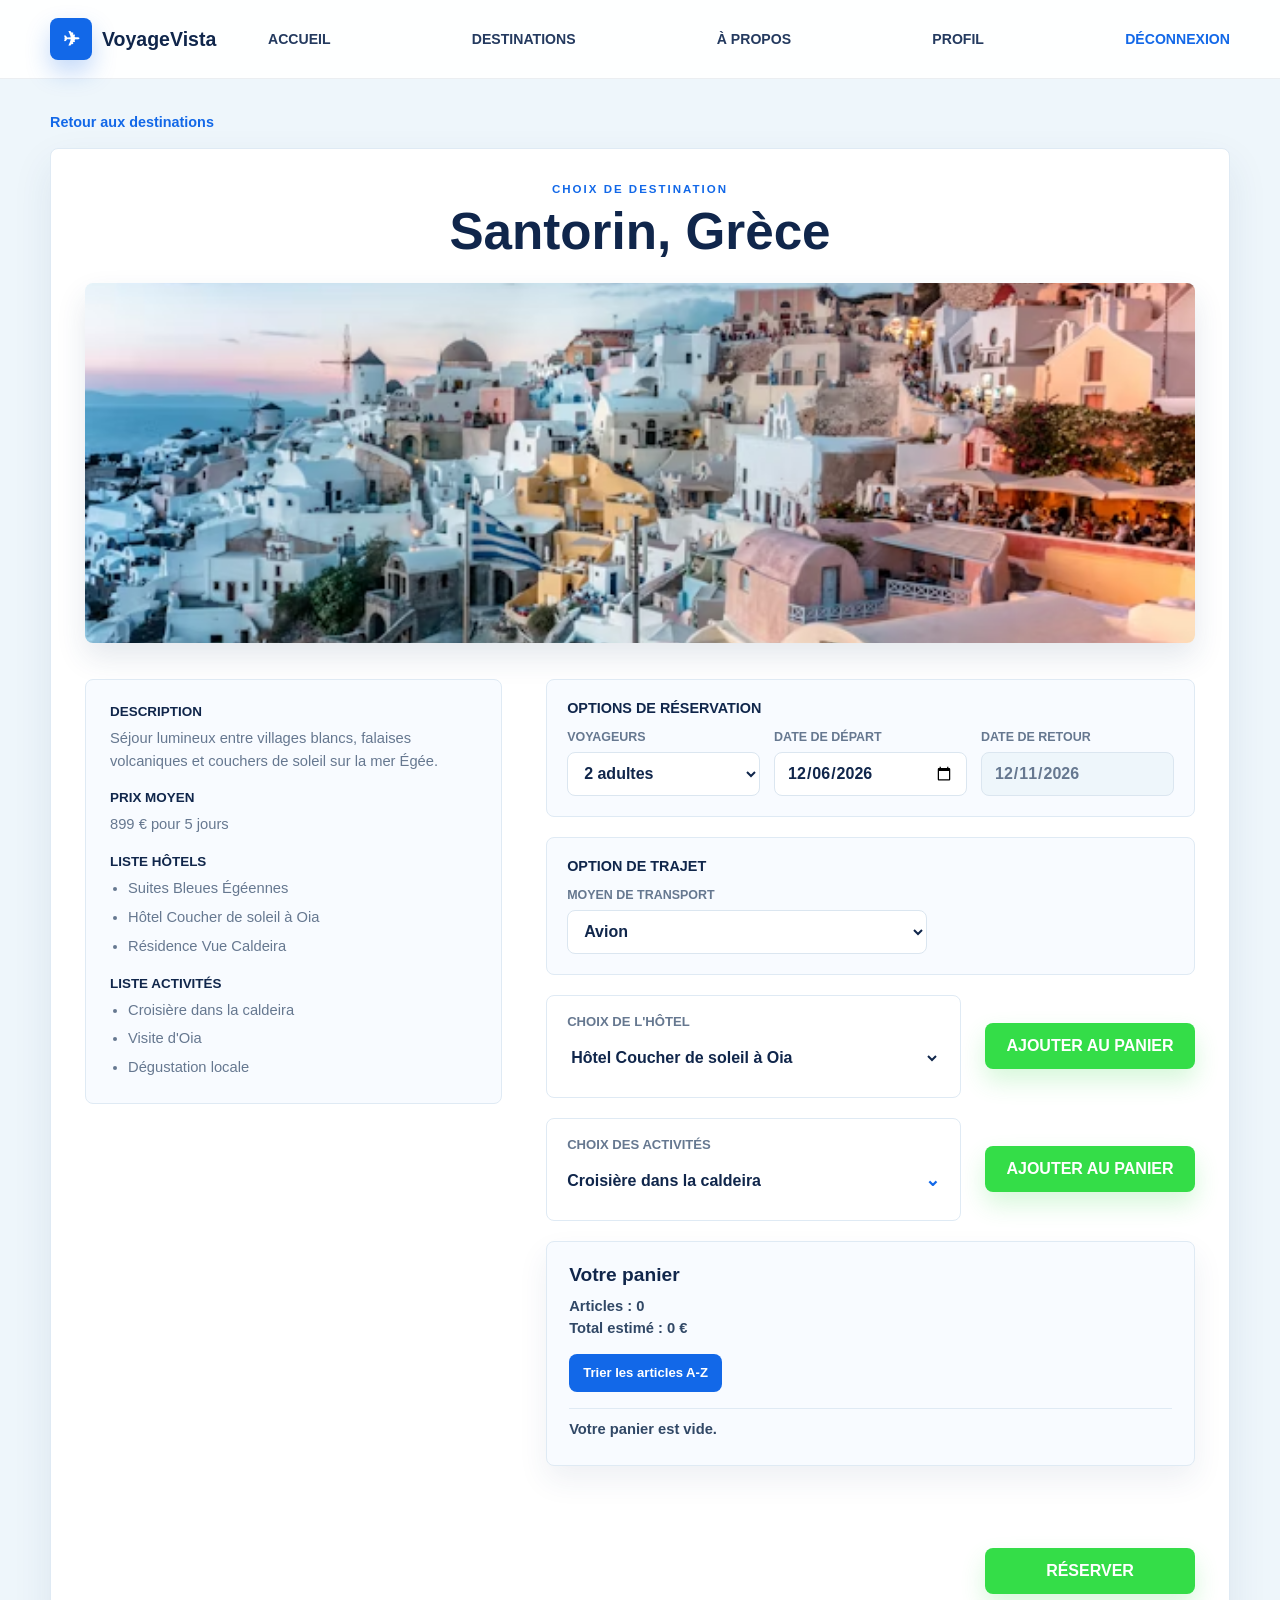
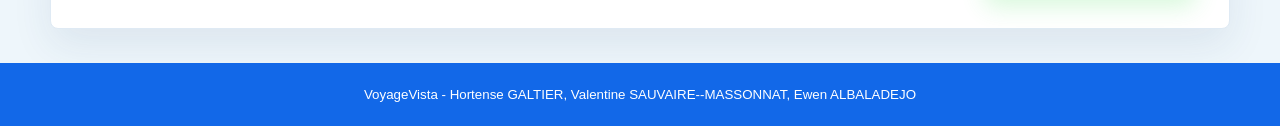
<file: detail_destination.html>
<!DOCTYPE html>
<html lang="fr">
<head>
    <meta charset="UTF-8">
    <meta name="viewport" content="width=device-width, initial-scale=1.0">
    <title>VoyageVista - Détail destination</title>
    <link rel="stylesheet" href="src/css/detail_destination.css">
</head>
<body id="top">
    <header class="site-header">
        <div class="layout navbar">
            <a class="brand" href="dashboard.html" aria-label="VoyageVista">
                <span class="brand-icon">✈</span>
                <span>VoyageVista</span>
            </a>

            <nav class="main-nav" aria-label="Navigation principale">
                <a href="dashboard.html">Accueil</a>
                <a href="destinations.html">Destinations</a>
                <a href="about.html">À propos</a>
                <a href="src/php/profil.php">Profil</a>
                <a class="logout-link" href="index.html">Déconnexion</a>
            </nav>
        </div>
    </header>

    <main class="layout detail-page">
        <a class="back-link" href="destinations.html">Retour aux destinations</a>

        <article class="detail-card">
            <p class="eyebrow">Choix de destination</p>
            <h1 id="destination-name">Nom de la destination</h1>

            <img id="destination-image" class="destination-image" src="images/image_bali.avif" alt="">

            <div class="detail-grid">
                <section class="info-panel" aria-label="Informations de la destination">
                    <h2>Description</h2>
                    <p id="destination-description"></p>

                    <h2>Prix moyen</h2>
                    <p id="destination-price"></p>

                    <h2>Liste hôtels</h2>
                    <ul id="destination-hotels"></ul>

                    <h2>Liste activités</h2>
                    <ul id="destination-activities"></ul>
                </section>

                <section class="choice-panel" aria-label="Choix du séjour">
                    <section class="reservation-options" aria-label="Options de réservation">
                        <h2>Options de réservation</h2>
                        <div class="reservation-fields">
                            <div class="reservation-field">
                                <label for="reservation-travelers">Voyageurs</label>
                                <select id="reservation-travelers">
                                    <option>1 adulte</option>
                                    <option>2 adultes</option>
                                    <option>Famille</option>
                                </select>
                            </div>
                            <div class="reservation-field">
                                <label for="departure-date">Date de départ</label>
                                <input id="departure-date" type="date">
                            </div>
                            <div class="reservation-field">
                                <label for="return-date">Date de retour</label>
                                <input id="return-date" type="date" readonly>
                            </div>
                        </div>
                    </section>

                    <section class="transport-options" aria-label="Option de trajet">
                        <h2>Option de trajet</h2>
                        <div class="reservation-field">
                            <label for="transport-choice">Moyen de transport</label>
                            <select id="transport-choice" name="transport"></select>
                        </div>
                    </section>

                    <div class="choice-row">
                        <div>
                            <label for="hotel-choice">Choix de l'hôtel</label>
                            <select id="hotel-choice" name="hotel"></select>
                        </div>
                        <button id="add-hotel" type="button">Ajouter au panier</button>
                    </div>

                    <div class="choice-row">
                        <div>
                            <label for="activity-menu">Choix des activités</label>
                            <details class="activity-dropdown" id="activity-menu">
                                <summary id="activity-summary">Sélectionner des activités</summary>
                                <div class="activity-options" id="activity-options"></div>
                            </details>
                        </div>
                        <button id="add-activity" type="button">Ajouter au panier</button>
                    </div>

                    <section class="cart-panel" aria-label="Panier utilisateur">
                        <h2>Votre panier</h2>
                        <p>Articles : <span id="cart-count">0</span></p>
                        <p>Total estimé : <span id="cart-total">0 €</span></p>
                        <button id="sort-cart" class="sort-cart" type="button">Trier les articles A-Z</button>
                        <div class="cart-items" id="cart-items"></div>
                    </section>

                    <p class="cart-message" id="cart-message" aria-live="polite"></p>

                    <div class="actions">
                        <a class="reserve-button" href="paiement.html">Réserver</a>
                    </div>
                </section>
            </div>
        </article>
    </main>

    <footer class="site-footer" id="about">
        <small>
            <div class="layout">VoyageVista - Hortense GALTIER, Valentine SAUVAIRE--MASSONNAT, Ewen ALBALADEJO</div>
        </small>
    </footer>
    <script src="src/js/detail_destination.js"></script>
</body>
</html>
</file>
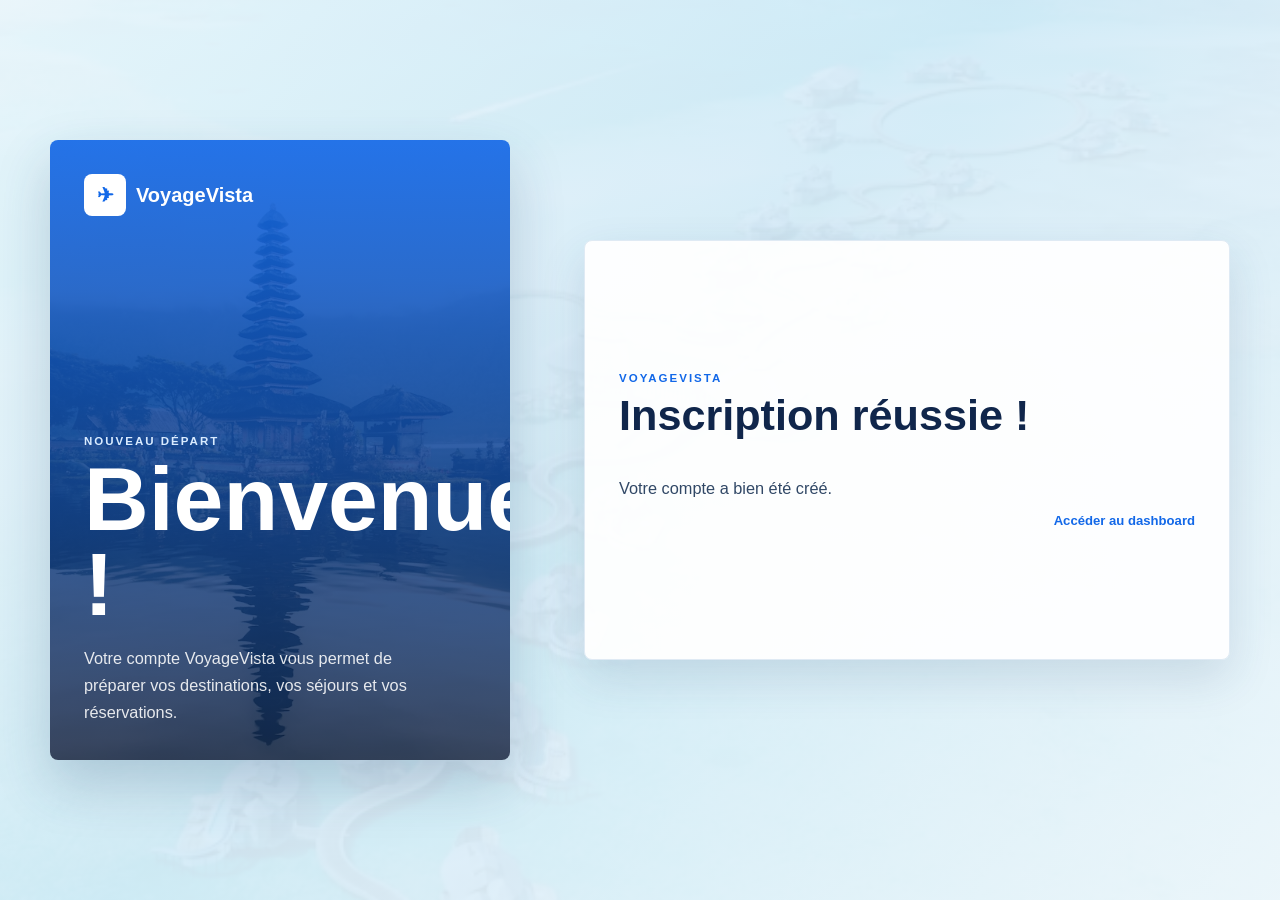
<file: inscription.html>
<!DOCTYPE html>
<html lang="fr">
<head>
    <meta charset="UTF-8">
    <meta name="viewport" content="width=device-width, initial-scale=1.0">
    <title>VoyageVista - Inscription réussie</title>
    <link rel="stylesheet" href="src/css/connexion.css">
    <script>localStorage.setItem("statutConnexion", "connecte");</script>
</head>
<body>
    <main class="auth-page">
        <section class="intro-panel" aria-label="Bienvenue sur VoyageVista">
            <a class="brand" href="index.html" aria-label="VoyageVista">
                <span class="brand-icon">✈</span>
                <span>VoyageVista</span>
            </a>
            <div class="intro-copy">
                <p class="eyebrow">Nouveau départ</p>
                <h1>Bienvenue !</h1>
                <p>Votre compte VoyageVista vous permet de préparer vos destinations, vos séjours et vos réservations.</p>
            </div>
        </section>

        <section class="auth-shell result-shell" aria-label="Résultat de l'inscription">
            <div class="auth-card signup-card result-card">
                <div class="card-heading">
                    <p class="eyebrow">VoyageVista</p>
                    <h2>Inscription réussie !</h2>
                </div>
                <p class="result-message">Votre compte a bien été créé.</p>
                <a class="forgot-link" href="dashboard.html">Accéder au dashboard</a>
            </div>
        </section>
    </main>
</body>
</html>
</file>
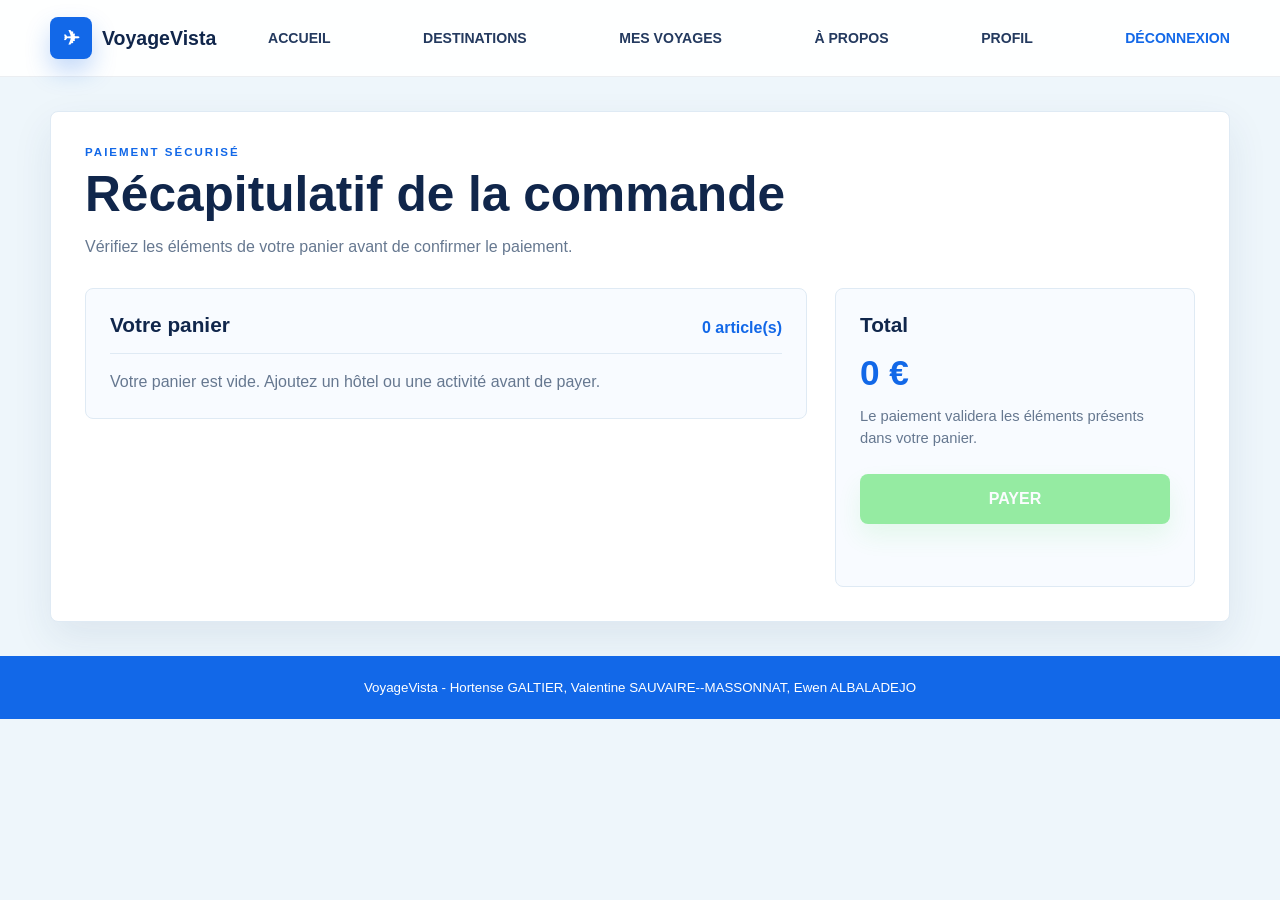
<file: paiement.html>
<!DOCTYPE html>
<html lang="fr">
<head>
    <meta charset="UTF-8">
    <meta name="viewport" content="width=device-width, initial-scale=1.0">
    <title>VoyageVista - Paiement</title>
    <link rel="stylesheet" href="src/css/paiement.css">
</head>
<body>
    <header class="site-header">
        <div class="layout navbar">
            <a class="brand" href="dashboard.html" aria-label="VoyageVista">
                <span class="brand-icon">✈</span>
                <span>VoyageVista</span>
            </a>

            <nav class="main-nav" aria-label="Navigation principale">
                <a href="dashboard.html">Accueil</a>
                <a href="destinations.html">Destinations</a>
                <a href="dashboard.html#voyages">Mes voyages</a>
                <a href="about.html">À propos</a>
                <a href="src/php/profil.php">Profil</a>
                <a class="logout-link" href="index.html">Déconnexion</a>
            </nav>
        </div>
    </header>

    <main class="layout payment-page">
        <section class="payment-panel">
            <div class="payment-header">
                <p class="eyebrow">Paiement sécurisé</p>
                <h1>Récapitulatif de la commande</h1>
                <p>Vérifiez les éléments de votre panier avant de confirmer le paiement.</p>
            </div>

            <div class="summary-grid">
                <section class="order-summary" aria-label="Récapitulatif du panier">
                    <div class="summary-top">
                        <h2>Votre panier</h2>
                        <p><span id="order-count">0</span> article(s)</p>
                    </div>

                    <div class="order-items" id="order-items"></div>
                </section>
            
                <aside class="payment-summary" aria-label="Total de la commande">
                    <h2>Total</h2>
                    <p class="total-price" id="order-total">0 €</p>
                    <p class="payment-note">Le paiement validera les éléments présents dans votre panier.</p>
                <form id="payment-form" action="src/php/paiement.php" method="post">
                    <input type="hidden" name="total_price" id="total-price-input" value="0">
                    <input type="hidden" name="order_items" id="order-items-input" value="">
                    <button id="pay-button" type="submit" name="pay">Payer</button>
                </form>
                    <p class="payment-message" id="payment-message" aria-live="polite"></p>
                </aside>
            </div>
        </section>
    </main>

    <footer class="site-footer" id="about">
        <small>
            <div class="layout">VoyageVista - Hortense GALTIER, Valentine SAUVAIRE--MASSONNAT, Ewen ALBALADEJO</div>
        </small>
    </footer>

    <script src="src/js/paiement.js"></script>
</body>
</html>
</file>
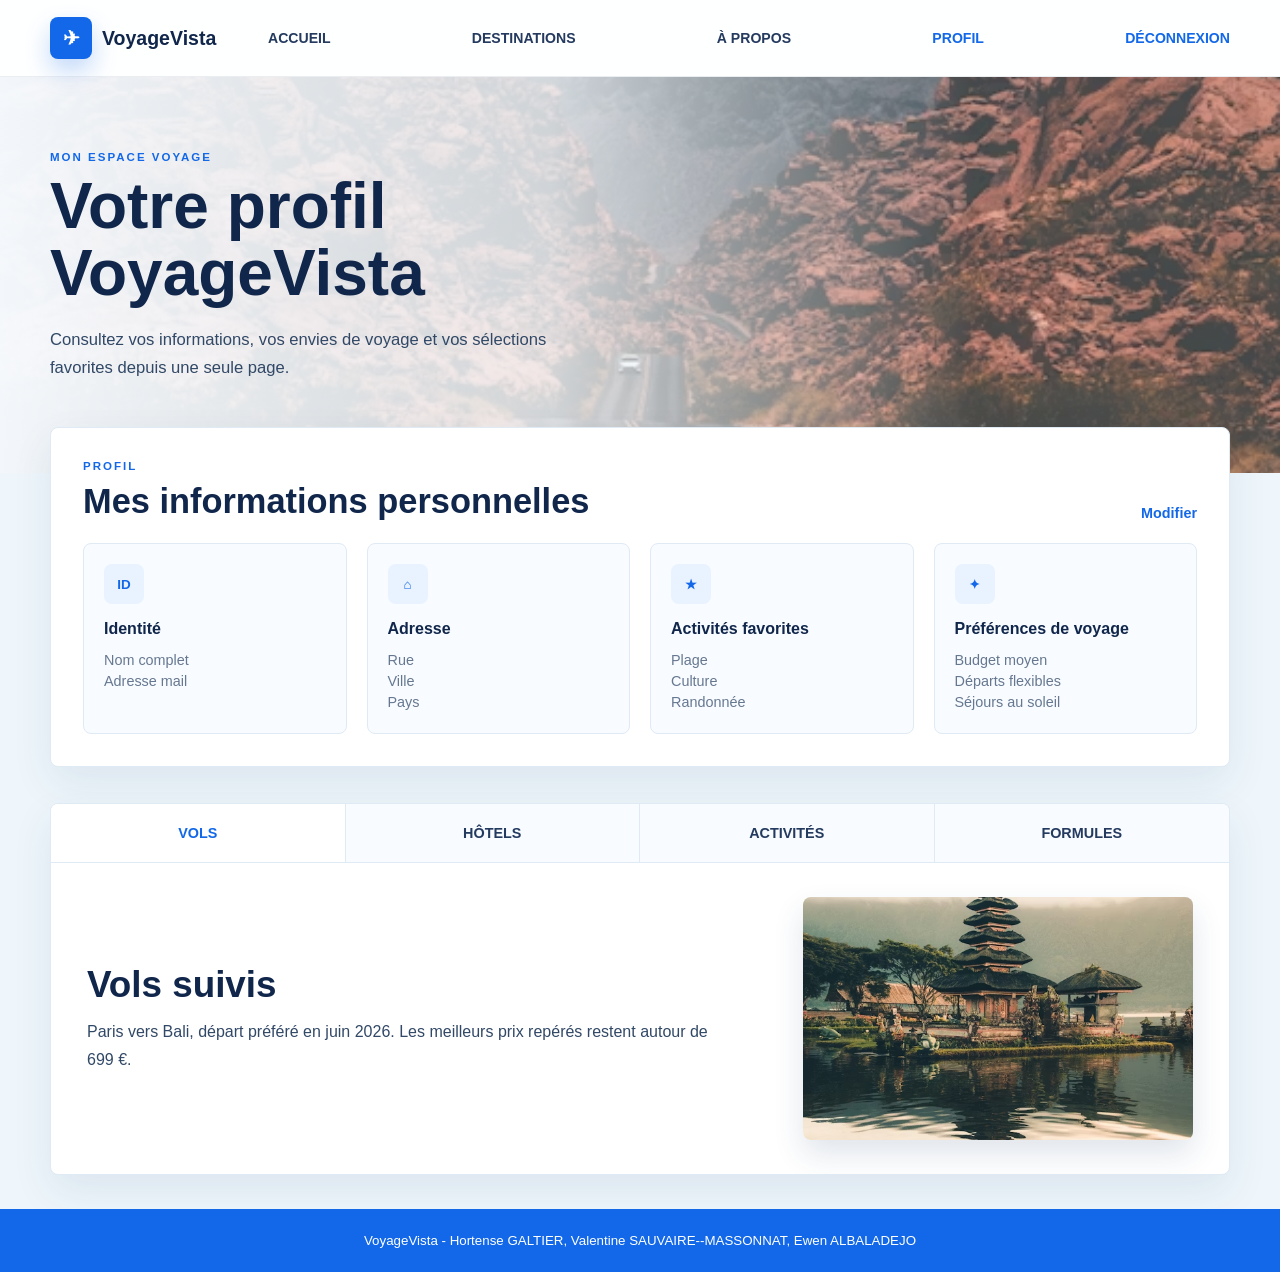
<file: profil.html>
<!DOCTYPE html>
<html lang="fr">
<head>
    <meta charset="UTF-8">
    <meta name="viewport" content="width=device-width, initial-scale=1.0">
    <title>VoyageVista - Profil</title>
    <link rel="stylesheet" href="src/css/profil.css">
</head>
<body id="top">
    <header class="site-header">
        <div class="layout navbar">
            <a class="brand" href="dashboard.html" aria-label="VoyageVista">
                <span class="brand-icon">✈</span>
                <span>VoyageVista</span>
            </a>

            <nav class="main-nav" aria-label="Navigation principale">
                <a href="dashboard.html">Accueil</a>
                <a href="dashboard.html#destinations">Destinations</a>
                <a href="about.html">À propos</a>
                <a class="active" href="#top">Profil</a>
                <a class="logout-link" href="index.html">Déconnexion</a>
            </nav>
        </div>
    </header>

    <main>
        <section class="profile-hero">
            <div class="layout hero-content">
                <p class="eyebrow">Mon espace voyage</p>
                <h1>Votre profil VoyageVista</h1>
                <p>Consultez vos informations, vos envies de voyage et vos sélections favorites depuis une seule page.</p>
            </div>
        </section>

        <section class="layout personal-panel" aria-labelledby="personal-title">
            <div class="panel-header">
                <div>
                    <p class="eyebrow">Profil</p>
                    <h2 id="personal-title">Mes informations personnelles</h2>
                </div>
                <a href="#top">Modifier</a>
            </div>

            <div class="info-grid">
                <article class="info-card">
                    <span class="info-icon">ID</span>
                    <h3>Identité</h3>
                    <p>Nom complet</p>
                    <p>Adresse mail</p>
                </article>

                <article class="info-card">
                    <span class="info-icon">⌂</span>
                    <h3>Adresse</h3>
                    <p>Rue</p>
                    <p>Ville</p>
                    <p>Pays</p>
                </article>

                <article class="info-card">
                    <span class="info-icon">★</span>
                    <h3>Activités favorites</h3>
                    <p>Plage</p>
                    <p>Culture</p>
                    <p>Randonnée</p>
                </article>

                <article class="info-card">
                    <span class="info-icon">✦</span>
                    <h3>Préférences de voyage</h3>
                    <p>Budget moyen</p>
                    <p>Départs flexibles</p>
                    <p>Séjours au soleil</p>
                </article>
            </div>
        </section>

        <section class="layout trips-panel" id="voyages" aria-label="Aperçu des voyages">
            <input class="tab-input" type="radio" name="trip-tabs" id="tab-flights" checked>
            <input class="tab-input" type="radio" name="trip-tabs" id="tab-hotels">
            <input class="tab-input" type="radio" name="trip-tabs" id="tab-activities">
            <input class="tab-input" type="radio" name="trip-tabs" id="tab-packages">

            <div class="tabs" role="tablist" aria-label="Catégories de voyages">
                <label for="tab-flights">Vols</label>
                <label for="tab-hotels">Hôtels</label>
                <label for="tab-activities">Activités</label>
                <label for="tab-packages">Formules</label>
            </div>

            <div class="tab-content flights-content">
                <div>
                    <h2>Vols suivis</h2>
                    <p>Paris vers Bali, départ préféré en juin 2026. Les meilleurs prix repérés restent autour de 699 €.</p>
                </div>
                <img src="images/image_bali.avif" alt="Bali, Indonésie">
            </div>

            <div class="tab-content hotels-content">
                <div>
                    <h2>Hôtels favoris</h2>
                    <p>Vous avez sauvegardé des hôtels proches de la plage, avec piscine et petit-déjeuner inclus.</p>
                </div>
                <img src="images/image_maldives.avif" alt="Hôtel aux Maldives">
            </div>

            <div class="tab-content activities-content">
                <div>
                    <h2>Activités préférées</h2>
                    <p>Vos sélections mettent en avant les visites culturelles, les sorties nautiques et les panoramas naturels.</p>
                </div>
                <img src="images/image_santorin.avif" alt="Activités à Santorin">
            </div>

            <div class="tab-content packages-content">
                <div>
                    <h2>Formules recommandées</h2>
                    <p>VoyageVista peut combiner vol, hôtel et activités pour préparer un séjour complet en quelques clics.</p>
                </div>
                <img src="images/image_dubai.avif" alt="Package voyage à Dubaï">
            </div>
        </section>
    </main>

    <footer class="site-footer" id="about">
        <small>
            <div class="layout">VoyageVista - Hortense GALTIER, Valentine SAUVAIRE--MASSONNAT, Ewen ALBALADEJO</div>
        </small>
    </footer>
</body>
</html>
</file>
<file: src/css/index.css>
﻿* {
    box-sizing: border-box;
    margin: 0;
    padding: 0;
}

body {
    min-height: 100vh;
    color: #0f2147;
    font-family: Arial, Helvetica, sans-serif;
    background: #eef6fb;
}

a {
    color: inherit;
    text-decoration: none;
}

.page {
    width: min(1180px, calc(100% - 32px));
    margin: 0 auto;
}

header {
    position: sticky;
    top: 0;
    z-index: 10;
    background: rgba(255, 255, 255, 0.92);
    border-bottom: 1px solid rgba(15, 33, 71, 0.08);
    backdrop-filter: blur(14px);
}

.navbar {
    display: flex;
    align-items: center;
    gap: 24px;
    min-height: 78px;
}

.logo {
    display: flex;
    align-items: center;
    gap: 10px;
    min-width: 170px;
    font-weight: 800;
    font-size: 1.35rem;
    letter-spacing: 0;
}

.logo-mark {
    display: grid;
    place-items: center;
    width: 38px;
    height: 38px;
    color: white;
    font-size: 1.1rem;
    border-radius: 8px;
    background: #1168e8;
    box-shadow: 0 10px 24px rgba(17, 104, 232, 0.25);
}

.search-bar {
    flex: 1;
    display: flex;
    align-items: center;
    min-width: 220px;
    height: 44px;
    padding: 0 16px;
    border: 1px solid #dce5ef;
    border-radius: 8px;
    background: #f8fbff;
}

.search-bar input {
    width: 100%;
    border: 0;
    outline: 0;
    color: #20395f;
    font-size: 0.94rem;
    background: transparent;
}

.search-bar input::placeholder {
    color: #6d7d94;
}

nav {
    display: flex;
    align-items: center;
    gap: 26px;
    color: #20395f;
    font-size: 0.9rem;
    font-weight: 700;
}

.login-link {
    padding: 12px 16px;
    color: white;
    border-radius: 8px;
    background: #1168e8;
    box-shadow: 0 10px 22px rgba(17, 104, 232, 0.22);
}

.hero {
    position: relative;
    overflow: hidden;
    min-height: 470px;
    margin-top: 24px;
    border-radius: 8px;
    background:
        linear-gradient(90deg, rgba(247, 251, 255, 0.96) 0%, rgba(247, 251, 255, 0.82) 38%, rgba(247, 251, 255, 0.18) 64%),
        url("https://images.unsplash.com/photo-1507525428034-b723cf961d3e?auto=format&fit=crop&w=1600&q=80") center/cover;
    box-shadow: 0 18px 48px rgba(33, 68, 111, 0.14);
}

.hero-content {
    width: min(620px, 100%);
    padding: 66px 42px;
}

.eyebrow {
    margin-bottom: 12px;
    color: #1168e8;
    font-size: 0.78rem;
    font-weight: 800;
    letter-spacing: 2px;
    text-transform: uppercase;
}

h1 {
    max-width: 560px;
    font-size: clamp(2.6rem, 6vw, 4.7rem);
    line-height: 1.02;
    letter-spacing: 0;
}

h1 span {
    color: #1168e8;
}

.hero p {
    max-width: 460px;
    margin-top: 22px;
    color: #314563;
    font-size: 1.05rem;
    line-height: 1.65;
}

.destinations-section {
    margin-top: 34px;
    padding: 38px 0 56px;
    background: #ffffff;
    border-radius: 8px;
    box-shadow: 0 14px 34px rgba(33, 68, 111, 0.08);
}

.section-header {
    display: flex;
    align-items: end;
    justify-content: space-between;
    gap: 20px;
    padding: 0 36px 24px;
}

.section-header h2 {
    margin-top: 6px;
    font-size: clamp(1.6rem, 3vw, 2.25rem);
    letter-spacing: 0;
}

.view-all {
    color: #1168e8;
    font-size: 0.9rem;
    font-weight: 800;
    white-space: nowrap;
}

.destination-grid {
    display: grid;
    grid-template-columns: repeat(4, 1fr);
    gap: 24px;
    padding: 0 36px;
}

.destination-card {
    overflow: hidden;
    min-height: 260px;
    border: 1px solid #e3edf7;
    border-radius: 8px;
    background: white;
    box-shadow: 0 10px 24px rgba(33, 68, 111, 0.08);
    transition: transform 0.2s ease, box-shadow 0.2s ease;
}

.destination-card.is-hidden {
    display: none;
}

.destination-card:hover {
    transform: translateY(-4px);
    box-shadow: 0 16px 34px rgba(33, 68, 111, 0.14);
}

.destination-image {
    height: 150px;
    background-position: center;
    background-size: cover;
}

.destination-info {
    padding: 16px;
}

.destination-info h3 {
    margin-bottom: 8px;
    font-size: 1rem;
}

.destination-meta {
    display: flex;
    justify-content: space-between;
    gap: 12px;
    color: #6c7d93;
    font-size: 0.84rem;
    line-height: 1.45;
}

.price {
    color: #1168e8;
    font-weight: 800;
    white-space: nowrap;
}

.empty-search {
    display: none;
    margin: 8px 36px 0;
    padding: 18px;
    color: #5e7190;
    font-weight: 700;
    text-align: center;
    border: 1px solid #dce8f5;
    border-radius: 8px;
    background: #f8fbff;
}

.empty-search.is-visible {
    display: block;
}

footer {
    margin-top: 32px;
    padding: 24px 0;
    color: white;
    text-align: center;
    background: #1168e8;
}

@media (max-width: 980px) {
    .navbar {
        flex-wrap: wrap;
        padding: 16px 0;
    }

    .search-bar {
        order: 3;
        flex-basis: 100%;
    }

    nav {
        margin-left: auto;
    }

    .destination-grid {
        grid-template-columns: repeat(2, 1fr);
    }
}

@media (max-width: 680px) {
    .page {
        width: min(100% - 20px, 1180px);
    }

    .navbar {
        gap: 14px;
    }

    nav {
        width: 100%;
        justify-content: space-between;
        gap: 10px;
        font-size: 0.78rem;
    }

    .login-link {
        padding: 10px 12px;
    }

    .hero {
        min-height: 540px;
        background:
            linear-gradient(180deg, rgba(247, 251, 255, 0.98) 0%, rgba(247, 251, 255, 0.9) 45%, rgba(247, 251, 255, 0.12) 100%),
            url("https://images.unsplash.com/photo-1507525428034-b723cf961d3e?auto=format&fit=crop&w=1000&q=80") center/cover;
    }

    .hero-content {
        padding: 42px 24px;
    }

    .section-header {
        display: block;
        padding: 0 20px 22px;
    }

    .view-all {
        display: inline-block;
        margin-top: 12px;
    }

    .destination-grid {
        grid-template-columns: 1fr;
        padding: 0 20px;
    }

    .empty-search {
        margin: 8px 20px 0;
    }

}
</file>
<file: src/css/about.css>
* {
    box-sizing: border-box;
    margin: 0;
    padding: 0;
}

body {
    min-height: 100vh;
    color: #10264b;
    font-family: Arial, Helvetica, sans-serif;
    background: #eef6fb;
}

a {
    color: inherit;
    text-decoration: none;
}

input {
    font: inherit;
}

.layout {
    width: min(1180px, calc(100% - 32px));
    margin: 0 auto;
}

.site-header {
    position: sticky;
    top: 0;
    z-index: 10;
    border-bottom: 1px solid rgba(16, 38, 75, 0.08);
    background: rgba(255, 255, 255, 0.92);
    backdrop-filter: blur(14px);
}

.navbar {
    display: flex;
    align-items: center;
    gap: 34px;
    min-height: 76px;
}

.connected-header,
.visitor-header {
    display: none;
}

html.is-connected .connected-header,
html.is-visitor .visitor-header {
    display: block;
}

.brand {
    display: flex;
    align-items: center;
    gap: 10px;
    min-width: 184px;
    color: #10264b;
    font-size: 1.22rem;
    font-weight: 800;
}

.brand-icon {
    display: grid;
    place-items: center;
    width: 42px;
    height: 42px;
    color: #ffffff;
    border-radius: 8px;
    background: #1268e8;
    box-shadow: 0 12px 24px rgba(18, 104, 232, 0.25);
}

.main-nav {
    display: flex;
    align-items: center;
    justify-content: space-between;
    gap: clamp(16px, 3vw, 42px);
    width: 100%;
    color: #243a5f;
    font-size: 0.88rem;
    font-weight: 800;
    text-transform: uppercase;
}

.main-nav a {
    white-space: nowrap;
}

.main-nav .active {
    color: #1268e8;
}

.visitor-header .main-nav {
    width: auto;
    justify-content: flex-end;
    gap: 26px;
    font-size: 0.94rem;
    text-transform: none;
}

.search-bar {
    display: flex;
    align-items: center;
    flex: 1 1 420px;
}

.search-bar input {
    width: 100%;
    min-height: 44px;
    padding: 0 16px;
    color: #10264b;
    border: 1px solid #d4e2f1;
    border-radius: 8px;
    background: #f8fbff;
    font-size: 0.95rem;
    outline: none;
}

.search-bar input:focus {
    border-color: #1268e8;
    box-shadow: 0 0 0 3px rgba(18, 104, 232, 0.12);
}

.logout-link {
    color: #1268e8;
}

.login-link {
    padding: 14px 18px;
    color: #ffffff;
    border-radius: 8px;
    background: #1268e8;
    box-shadow: 0 14px 28px rgba(18, 104, 232, 0.22);
}

.about-hero {
    min-height: 360px;
    padding: 58px 0 96px;
    background:
        linear-gradient(90deg, rgba(247, 251, 255, 0.98) 0%, rgba(247, 251, 255, 0.82) 43%, rgba(247, 251, 255, 0.18) 76%),
        url("../../images/image_maldives.avif") center/cover;
}

.hero-content {
    padding-top: 20px;
}

.eyebrow {
    margin-bottom: 10px;
    color: #1268e8;
    font-size: 0.72rem;
    font-weight: 900;
    letter-spacing: 2px;
    text-transform: uppercase;
}

.about-hero h1 {
    max-width: 720px;
    font-size: clamp(2.6rem, 5vw, 4.6rem);
    line-height: 1.04;
}

.about-hero p:last-child {
    max-width: 620px;
    margin-top: 20px;
    color: #314866;
    font-size: 1.04rem;
    line-height: 1.65;
}

.about-panel {
    display: grid;
    grid-template-columns: minmax(0, 1fr) minmax(280px, 380px);
    gap: 28px;
    margin-top: -46px;
    padding: 34px;
    border: 1px solid #dfeaf4;
    border-radius: 8px;
    background: #ffffff;
    box-shadow: 0 16px 40px rgba(33, 68, 111, 0.09);
}

.about-text h2,
.project-card h2 {
    margin-bottom: 14px;
    font-size: clamp(1.5rem, 3vw, 2.15rem);
}

.about-text p {
    color: #314866;
    font-size: 1rem;
    line-height: 1.7;
}

.about-text p + p {
    margin-top: 14px;
}

.project-card {
    padding: 24px;
    border: 1px solid #dfeaf4;
    border-radius: 8px;
    background: #f8fbff;
}

.project-card dl {
    display: grid;
    gap: 16px;
}

.project-card dt {
    margin-bottom: 4px;
    color: #667890;
    font-size: 0.78rem;
    font-weight: 900;
    text-transform: uppercase;
}

.project-card dd {
    color: #10264b;
    font-size: 0.96rem;
    font-weight: 800;
    line-height: 1.45;
}

.site-footer {
    margin-top: 34px;
    padding: 24px 0;
    color: #ffffff;
    text-align: center;
    background: #1268e8;
}

@media (max-width: 920px) {
    .navbar {
        flex-wrap: wrap;
        gap: 18px;
        padding: 16px 0;
    }

    .main-nav {
        order: 2;
        flex-wrap: wrap;
        justify-content: flex-start;
    }

    .search-bar {
        order: 3;
        flex-basis: 100%;
    }

    .about-panel {
        grid-template-columns: 1fr;
    }
}

@media (max-width: 640px) {
    .layout {
        width: min(100% - 22px, 1180px);
    }

    .brand {
        min-width: 0;
    }

    .main-nav {
        gap: 12px 18px;
        font-size: 0.78rem;
    }

    .about-panel {
        padding: 24px 18px;
    }
}
</file>
<file: src/css/about_avantconnexion.css>
.active-link {
    color: #1168e8;
}

.about-public-hero {
    min-height: 470px;
}

.about-public-content {
    width: min(760px, 100%);
}

.about-public-content h1 {
    max-width: 720px;
}

.about-public-content p {
    max-width: 640px;
}

.about-public-panel {
    display: grid;
    grid-template-columns: minmax(0, 1fr) minmax(280px, 380px);
    gap: 28px;
    padding: 38px 36px;
}

.about-public-text h2,
.about-public-card h2 {
    margin-bottom: 14px;
    color: #0f2147;
    font-size: clamp(1.5rem, 3vw, 2.15rem);
    line-height: 1.15;
}

.about-public-text p {
    color: #314563;
    font-size: 1rem;
    line-height: 1.7;
}

.about-public-text p + p {
    margin-top: 14px;
}

.about-public-card {
    padding: 24px;
    border: 1px solid #dfeaf4;
    border-radius: 8px;
    background: #f8fbff;
}

.about-public-card dl {
    display: grid;
    gap: 16px;
}

.about-public-card dt {
    margin-bottom: 4px;
    color: #667890;
    font-size: 0.78rem;
    font-weight: 900;
    text-transform: uppercase;
}

.about-public-card dd {
    color: #0f2147;
    font-size: 0.96rem;
    font-weight: 800;
    line-height: 1.45;
}

@media (max-width: 980px) {
    .about-public-panel {
        grid-template-columns: 1fr;
    }
}

@media (max-width: 680px) {
    .about-public-panel {
        padding: 30px 20px;
    }
}
</file>
<file: src/css/paiement.css>
* {
    box-sizing: border-box;
    margin: 0;
    padding: 0;
}

body {
    min-height: 100vh;
    color: #10264b;
    font-family: Arial, Helvetica, sans-serif;
    background: #eef6fb;
}

a {
    color: inherit;
    text-decoration: none;
}

button {
    font: inherit;
}

.layout {
    width: min(1180px, calc(100% - 32px));
    margin: 0 auto;
}

.site-header {
    position: sticky;
    top: 0;
    z-index: 10;
    border-bottom: 1px solid rgba(16, 38, 75, 0.08);
    background: rgba(255, 255, 255, 0.92);
    backdrop-filter: blur(14px);
}

.navbar {
    display: flex;
    align-items: center;
    gap: 34px;
    min-height: 76px;
}

.brand {
    display: flex;
    align-items: center;
    gap: 10px;
    min-width: 184px;
    color: #10264b;
    font-size: 1.22rem;
    font-weight: 800;
}

.brand-icon {
    display: grid;
    place-items: center;
    width: 42px;
    height: 42px;
    color: #ffffff;
    border-radius: 8px;
    background: #1268e8;
    box-shadow: 0 12px 24px rgba(18, 104, 232, 0.25);
}

.main-nav {
    display: flex;
    align-items: center;
    justify-content: space-between;
    gap: clamp(16px, 3vw, 42px);
    width: 100%;
    color: #243a5f;
    font-size: 0.88rem;
    font-weight: 800;
    text-transform: uppercase;
}

.main-nav a {
    white-space: nowrap;
}

.logout-link {
    color: #1268e8;
}

.payment-page {
    padding: 34px 0 0;
}

.payment-panel {
    padding: 34px;
    border: 1px solid #dfeaf4;
    border-radius: 8px;
    background: #ffffff;
    box-shadow: 0 16px 40px rgba(33, 68, 111, 0.09);
}

.payment-header {
    margin-bottom: 28px;
}

.eyebrow {
    margin-bottom: 10px;
    color: #1268e8;
    font-size: 0.72rem;
    font-weight: 900;
    letter-spacing: 2px;
    text-transform: uppercase;
}

.payment-header h1 {
    font-size: clamp(2rem, 4vw, 3.1rem);
    line-height: 1.05;
}

.payment-header p:last-child {
    max-width: 620px;
    margin-top: 14px;
    color: #667890;
    font-size: 1rem;
    line-height: 1.6;
}

.summary-grid {
    display: grid;
    grid-template-columns: minmax(0, 1fr) minmax(280px, 360px);
    gap: 28px;
    align-items: start;
}

.order-summary,
.payment-summary {
    border: 1px solid #dfeaf4;
    border-radius: 8px;
    background: #f8fbff;
}

.order-summary {
    padding: 24px;
}

.summary-top {
    display: flex;
    align-items: end;
    justify-content: space-between;
    gap: 18px;
    margin-bottom: 16px;
}

.summary-top h2,
.payment-summary h2 {
    font-size: 1.3rem;
}

.summary-top p {
    color: #1268e8;
    font-weight: 900;
}

.order-items {
    display: grid;
    gap: 0;
}

.order-item {
    display: grid;
    grid-template-columns: minmax(0, 1fr) auto;
    gap: 18px;
    padding: 16px 0;
    border-top: 1px solid #dfeaf4;
}

.order-item strong,
.order-item span {
    display: block;
}

.order-item strong {
    color: #10264b;
    font-size: 1rem;
}

.order-item span {
    margin-top: 4px;
    color: #667890;
    font-size: 0.86rem;
}

.order-price {
    color: #1268e8;
    font-weight: 900;
    white-space: nowrap;
}

.empty-order {
    padding-top: 16px;
    border-top: 1px solid #dfeaf4;
    color: #667890;
    line-height: 1.55;
}

.payment-summary {
    padding: 24px;
}

.total-price {
    margin: 16px 0 12px;
    color: #1268e8;
    font-size: 2.2rem;
    font-weight: 900;
}

.payment-note {
    color: #667890;
    font-size: 0.92rem;
    line-height: 1.55;
}

#pay-button {
    width: 100%;
    min-height: 50px;
    margin-top: 24px;
    color: #ffffff;
    border: 0;
    border-radius: 8px;
    background: #34dd48;
    font-weight: 900;
    text-transform: uppercase;
    cursor: pointer;
    box-shadow: 0 12px 24px rgba(52, 221, 72, 0.2);
}

#pay-button:disabled {
    cursor: not-allowed;
    opacity: 0.5;
}

.dashboard-button {
    display: grid;
    place-items: center;
    width: 100%;
    min-height: 50px;
    margin-top: 24px;
    color: #ffffff;
    border-radius: 8px;
    background: #1268e8;
    font-weight: 900;
    text-transform: uppercase;
    box-shadow: 0 12px 24px rgba(18, 104, 232, 0.22);
}

.payment-message {
    min-height: 24px;
    margin-top: 14px;
    color: #1268e8;
    font-size: 0.95rem;
    font-weight: 900;
}

.site-footer {
    margin-top: 34px;
    padding: 24px 0;
    color: #ffffff;
    text-align: center;
    background: #1268e8;
}

@media (max-width: 920px) {
    .navbar {
        flex-wrap: wrap;
        gap: 18px;
        padding: 16px 0;
    }

    .main-nav {
        order: 2;
        flex-wrap: wrap;
        justify-content: flex-start;
    }

    .summary-grid {
        grid-template-columns: 1fr;
    }
}

@media (max-width: 640px) {
    .layout {
        width: min(100% - 22px, 1180px);
    }

    .brand {
        min-width: 0;
    }

    .main-nav {
        gap: 12px 18px;
        font-size: 0.78rem;
    }

    .payment-panel {
        padding: 24px 18px;
    }

    .summary-top,
    .order-item {
        display: block;
    }

    .order-price {
        margin-top: 10px;
    }
}
</file>
<file: src/css/connexion.css>
* {
    box-sizing: border-box;
    margin: 0;
    padding: 0;
}

body {
    min-height: 100vh;
    color: #10264b;
    font-family: Arial, Helvetica, sans-serif;
    background:
        linear-gradient(135deg, rgba(238, 246, 251, 0.96) 0%, rgba(216, 236, 248, 0.95) 46%, rgba(238, 246, 251, 0.98) 100%),
        url("../../images/image_maldives.avif") center/cover fixed;
}

a {
    color: inherit;
    text-decoration: none;
}

button,
input {
    font: inherit;
}

.auth-page {
    display: grid;
    grid-template-columns: minmax(280px, 460px) minmax(320px, 760px);
    gap: clamp(28px, 6vw, 74px);
    align-items: center;
    width: min(1180px, calc(100% - 32px));
    min-height: 100vh;
    margin: 0 auto;
    padding: 42px 0;
}

.intro-panel {
    display: flex;
    flex-direction: column;
    justify-content: space-between;
    min-height: 620px;
    padding: 34px;
    overflow: hidden;
    border-radius: 8px;
    background:
        linear-gradient(180deg, rgba(18, 104, 232, 0.92) 0%, rgba(16, 38, 75, 0.8) 100%),
        url("../../images/image_bali.avif") center/cover;
    color: #ffffff;
    box-shadow: 0 24px 54px rgba(33, 68, 111, 0.22);
}

.brand {
    display: flex;
    align-items: center;
    gap: 10px;
    font-size: 1.25rem;
    font-weight: 900;
}

.brand-icon {
    display: grid;
    place-items: center;
    width: 42px;
    height: 42px;
    color: #1268e8;
    border-radius: 8px;
    background: #ffffff;
}

.eyebrow {
    margin-bottom: 10px;
    color: #1268e8;
    font-size: 0.72rem;
    font-weight: 900;
    letter-spacing: 2px;
    text-transform: uppercase;
}

.intro-panel .eyebrow {
    color: #d9ebff;
}

.intro-copy h1 {
    font-size: clamp(3.2rem, 8vw, 5.6rem);
    line-height: 0.95;
}

.intro-copy p:last-child {
    max-width: 360px;
    margin-top: 18px;
    color: rgba(255, 255, 255, 0.88);
    font-size: 1.02rem;
    line-height: 1.65;
}

.auth-shell {
    position: relative;
    display: grid;
    grid-template-columns: repeat(2, minmax(0, 1fr));
    gap: 22px;
    align-items: stretch;
}

.mode-input {
    position: absolute;
    width: 1px;
    height: 1px;
    opacity: 0;
    pointer-events: none;
}

.mode-switch {
    display: none;
}

.auth-card {
    display: flex;
    flex-direction: column;
    min-height: 560px;
    padding: 34px;
    border: 1px solid #dfeaf4;
    border-radius: 8px;
    background: rgba(255, 255, 255, 0.94);
    box-shadow: 0 18px 46px rgba(33, 68, 111, 0.14);
}

.card-heading {
    margin-bottom: 24px;
}

.card-heading h2 {
    font-size: clamp(2rem, 4vw, 2.7rem);
    line-height: 1;
}

.auth-card label:not(.switch-copy label) {
    margin: 14px 0 8px;
    color: #667890;
    font-size: 0.78rem;
    font-weight: 900;
}

.auth-card input {
    width: 100%;
    height: 46px;
    padding: 0 14px;
    color: #10264b;
    border: 1px solid #dbe6f0;
    border-radius: 8px;
    background: #f8fbff;
    outline: 0;
}

.auth-card input:focus {
    border-color: #1268e8;
    box-shadow: 0 0 0 3px rgba(18, 104, 232, 0.12);
}

.forgot-link {
    align-self: flex-end;
    margin-top: 12px;
    color: #1268e8;
    font-size: 0.82rem;
    font-weight: 800;
}

.auth-card button {
    height: 48px;
    margin-top: 22px;
    color: #ffffff;
    border: 0;
    border-radius: 8px;
    background: #1268e8;
    font-weight: 900;
    cursor: pointer;
    box-shadow: 0 12px 24px rgba(18, 104, 232, 0.24);
}

.switch-copy {
    margin-top: auto;
    padding-top: 26px;
    color: #667890;
    text-align: center;
    font-size: 0.86rem;
}

.switch-copy label {
    color: #1268e8;
    font-weight: 900;
    cursor: pointer;
}

.result-shell {
    grid-template-columns: minmax(0, 1fr);
}

.result-card {
    justify-content: center;
    min-height: 420px;
}

.result-message {
    margin-top: 14px;
    color: #314866;
    font-size: 1.02rem;
    line-height: 1.6;
}

@media (max-width: 940px) {
    .auth-page {
        grid-template-columns: 1fr;
        min-height: auto;
    }

    .intro-panel {
        min-height: 360px;
    }
}

@media (max-width: 720px) {
    .auth-page {
        width: min(100% - 22px, 1180px);
        padding: 24px 0;
    }

    .intro-panel {
        min-height: 300px;
        padding: 26px;
    }

    .auth-shell {
        grid-template-columns: 1fr;
        gap: 0;
    }

    .mode-switch {
        display: grid;
        grid-template-columns: repeat(2, 1fr);
        margin-bottom: 14px;
        overflow: hidden;
        border: 1px solid #dfeaf4;
        border-radius: 8px;
        background: #ffffff;
    }

    .mode-switch label {
        display: grid;
        place-items: center;
        min-height: 48px;
        color: #243a5f;
        font-weight: 900;
        cursor: pointer;
    }

    #mode-login:checked ~ .mode-switch label[for="mode-login"],
    #mode-signup:checked ~ .mode-switch label[for="mode-signup"] {
        color: #ffffff;
        background: #1268e8;
    }

    .auth-card {
        display: none;
        min-height: auto;
        padding: 28px 20px;
    }

    #mode-login:checked ~ .login-card,
    #mode-signup:checked ~ .signup-card {
        display: flex;
    }
}
</file>
<file: src/css/dashboard.css>
* {
    box-sizing: border-box;
    margin: 0;
    padding: 0;
}

body {
    min-height: 100vh;
    color: #10264b;
    font-family: Arial, Helvetica, sans-serif;
    background: #eef6fb;
}

a {
    color: inherit;
    text-decoration: none;
}

button,
input,
select {
    font: inherit;
}

.layout {
    width: min(1180px, calc(100% - 32px));
    margin: 0 auto;
}

.site-header {
    position: sticky;
    top: 0;
    z-index: 10;
    border-bottom: 1px solid rgba(16, 38, 75, 0.08);
    background: rgba(255, 255, 255, 0.92);
    backdrop-filter: blur(14px);
}

.navbar {
    display: flex;
    align-items: center;
    gap: 34px;
    min-height: 76px;
}

.brand {
    display: flex;
    align-items: center;
    gap: 10px;
    min-width: 184px;
    color: #10264b;
    font-size: 1.22rem;
    font-weight: 800;
}

.brand-icon {
    display: grid;
    place-items: center;
    width: 42px;
    height: 42px;
    color: #ffffff;
    border-radius: 8px;
    background: #1268e8;
    box-shadow: 0 12px 24px rgba(18, 104, 232, 0.25);
}

.main-nav {
    display: flex;
    align-items: center;
    justify-content: space-between;
    gap: clamp(16px, 3vw, 42px);
    width: 100%;
    color: #243a5f;
    font-size: 0.88rem;
    font-weight: 800;
    text-transform: uppercase;
}

.main-nav a {
    white-space: nowrap;
}

.logout-link {
    color: #1268e8;
}

.dashboard-hero {
    overflow: hidden;
    padding: 36px 0 88px;
    background:
        linear-gradient(90deg, rgba(247, 251, 255, 0.96) 0%, rgba(247, 251, 255, 0.78) 42%, rgba(247, 251, 255, 0.16) 72%),
        url("../../images/image_maldives.avif") center/cover;
}

.hero-grid {
    display: grid;
    grid-template-columns: minmax(280px, 1fr) minmax(320px, 520px);
    gap: 36px;
    align-items: end;
    min-height: 410px;
}

.hero-copy {
    max-width: 620px;
    padding: 28px 0;
}

.eyebrow {
    margin-bottom: 10px;
    color: #1268e8;
    font-size: 0.72rem;
    font-weight: 900;
    letter-spacing: 2px;
    text-transform: uppercase;
}

.hero-copy h1 {
    font-size: clamp(2.6rem, 5vw, 4.7rem);
    line-height: 1.04;
}

.hero-text {
    max-width: 500px;
    margin-top: 20px;
    color: #314866;
    font-size: 1.04rem;
    line-height: 1.65;
}

.trip-search {
    display: grid;
    grid-template-columns: 1fr 1fr;
    gap: 14px;
    padding: 20px;
    border: 1px solid rgba(220, 231, 243, 0.95);
    border-radius: 8px;
    background: rgba(255, 255, 255, 0.94);
    box-shadow: 0 20px 48px rgba(33, 68, 111, 0.18);
}

.trip-field:first-child {
    grid-column: span 2;
}

.trip-field label {
    display: block;
    margin-bottom: 8px;
    color: #667890;
    font-size: 0.72rem;
    font-weight: 800;
}

.trip-field input,
.trip-field select {
    width: 100%;
    height: 44px;
    padding: 0 12px;
    color: #10264b;
    border: 1px solid #dbe6f0;
    border-radius: 8px;
    background: #f8fbff;
    outline: 0;
}

.trip-field input.has-error {
    border-color: #e14f5a;
    background: #fff8f8;
}

.trip-search button {
    grid-column: span 2;
    height: 46px;
    color: #ffffff;
    border: 0;
    border-radius: 8px;
    background: #1268e8;
    font-weight: 900;
    cursor: pointer;
    box-shadow: 0 12px 24px rgba(18, 104, 232, 0.24);
}

.trip-message {
    grid-column: span 2;
    min-height: 18px;
    color: #e14f5a;
    font-size: 0.86rem;
    font-weight: 800;
}

.destinations-panel {
    margin-top: 42px;
    padding: 34px 34px 44px;
    border: 1px solid #dfeaf4;
    border-radius: 8px;
    background: #ffffff;
    box-shadow: 0 16px 40px rgba(33, 68, 111, 0.09);
}

.section-header {
    display: flex;
    align-items: end;
    justify-content: space-between;
    gap: 22px;
    margin-bottom: 24px;
}

.section-header h2 {
    font-size: clamp(1.65rem, 3vw, 2.25rem);
}

.section-header a {
    color: #1268e8;
    font-size: 0.9rem;
    font-weight: 900;
    white-space: nowrap;
}

.destination-grid {
    display: grid;
    grid-template-columns: repeat(4, minmax(0, 1fr));
    gap: 22px;
}

.destination-card {
    overflow: hidden;
    min-height: 266px;
    border: 1px solid #dfeaf4;
    border-radius: 8px;
    background: #ffffff;
    box-shadow: 0 10px 24px rgba(33, 68, 111, 0.08);
    cursor: pointer;
    transition: transform 0.2s ease, box-shadow 0.2s ease;
}

.destination-card:hover {
    transform: translateY(-4px);
    box-shadow: 0 18px 34px rgba(33, 68, 111, 0.16);
}

.destination-card img {
    display: block;
    width: 100%;
    aspect-ratio: 16 / 10;
    object-fit: cover;
}

.destination-content {
    padding: 15px;
}

.destination-content h3 {
    margin-bottom: 7px;
    font-size: 1rem;
}

.destination-content p {
    color: #6a7a90;
    font-size: 0.86rem;
}

.card-footer {
    display: flex;
    align-items: center;
    justify-content: space-between;
    gap: 10px;
    margin-top: 16px;
    color: #78879a;
    font-size: 0.86rem;
}

.card-footer span {
    color: #f4b400;
    font-weight: 900;
}

.card-footer strong {
    color: #1268e8;
    font-size: 1rem;
}

.site-footer {
    margin-top: 34px;
    padding: 24px 0;
    color: #ffffff;
    text-align: center;
    background: #1268e8;
}

@media (max-width: 1040px) {
    .navbar {
        flex-wrap: wrap;
        gap: 18px;
        padding: 16px 0;
    }

    .main-nav {
        order: 2;
        flex-wrap: wrap;
        justify-content: flex-start;
    }

    .hero-grid {
        grid-template-columns: 1fr;
    }

    .trip-search {
        max-width: 640px;
    }

    .destination-grid {
        grid-template-columns: repeat(3, minmax(0, 1fr));
    }
}

@media (max-width: 760px) {
    .layout {
        width: min(100% - 22px, 1180px);
    }

    .brand {
        min-width: 0;
    }

    .main-nav {
        gap: 12px 18px;
        font-size: 0.78rem;
    }

    .dashboard-hero {
        padding-bottom: 74px;
        background:
            linear-gradient(180deg, rgba(247, 251, 255, 0.98) 0%, rgba(247, 251, 255, 0.88) 48%, rgba(247, 251, 255, 0.2) 100%),
            url("../../images/image_maldives.avif") center/cover;
    }

    .hero-grid {
        min-height: auto;
    }

    .hero-copy {
        padding-top: 14px;
    }

    .trip-search,
    .trip-field:first-child,
    .trip-search button,
    .trip-message {
        grid-template-columns: 1fr;
        grid-column: auto;
    }

    .destinations-panel {
        padding: 28px 18px 34px;
    }

    .section-header {
        display: block;
    }

    .section-header a {
        display: inline-block;
        margin-top: 12px;
    }

    .destination-grid {
        grid-template-columns: 1fr;
    }
}
</file>
<file: src/css/destination.css>
* {
    box-sizing: border-box;
    margin: 0;
    padding: 0;
}

body {
    min-height: 100vh;
    color: #10264b;
    font-family: Arial, Helvetica, sans-serif;
    background: #eef6fb;
}

a {
    color: inherit;
    text-decoration: none;
}

.layout {
    width: min(1180px, calc(100% - 32px));
    margin: 0 auto;
}

.site-header {
    position: sticky;
    top: 0;
    z-index: 10;
    border-bottom: 1px solid rgba(16, 38, 75, 0.08);
    background: rgba(255, 255, 255, 0.92);
    backdrop-filter: blur(14px);
}

.navbar {
    display: flex;
    align-items: center;
    gap: 34px;
    min-height: 76px;
}

.brand {
    display: flex;
    align-items: center;
    gap: 10px;
    min-width: 184px;
    color: #10264b;
    font-size: 1.22rem;
    font-weight: 800;
}

.brand-icon {
    display: grid;
    place-items: center;
    width: 42px;
    height: 42px;
    color: #ffffff;
    border-radius: 8px;
    background: #1268e8;
    box-shadow: 0 12px 24px rgba(18, 104, 232, 0.25);
}

.main-nav {
    display: flex;
    align-items: center;
    justify-content: space-between;
    gap: clamp(16px, 3vw, 42px);
    width: 100%;
    color: #243a5f;
    font-size: 0.88rem;
    font-weight: 800;
    text-transform: uppercase;
}

.main-nav a {
    white-space: nowrap;
}

.main-nav .active,
.logout-link {
    color: #1268e8;
}

.destinations-hero {
    min-height: 340px;
    padding: 54px 0 92px;
    background:
        linear-gradient(90deg, rgba(247, 251, 255, 0.98) 0%, rgba(247, 251, 255, 0.82) 43%, rgba(247, 251, 255, 0.18) 76%),
        url("../../images/image_bali.avif") center/cover;
}

.hero-content {
    padding-top: 20px;
}

.eyebrow {
    margin-bottom: 10px;
    color: #1268e8;
    font-size: 0.72rem;
    font-weight: 900;
    letter-spacing: 2px;
    text-transform: uppercase;
}

.destinations-hero h1 {
    max-width: 720px;
    font-size: clamp(2.6rem, 5vw, 4.6rem);
    line-height: 1.04;
}

.destinations-hero p:last-child {
    max-width: 560px;
    margin-top: 20px;
    color: #314866;
    font-size: 1.04rem;
    line-height: 1.65;
}

.destinations-panel {
    margin-top: -46px;
    padding: 34px 34px 44px;
    border: 1px solid #dfeaf4;
    border-radius: 8px;
    background: #ffffff;
    box-shadow: 0 16px 40px rgba(33, 68, 111, 0.09);
}

.secondary-panel {
    margin-top: 36px;
}

.section-header {
    display: flex;
    align-items: end;
    justify-content: space-between;
    gap: 22px;
    margin-bottom: 24px;
}

.section-header h2 {
    font-size: clamp(1.65rem, 3vw, 2.25rem);
}

.section-header span {
    color: #1268e8;
    font-size: 0.9rem;
    font-weight: 900;
    white-space: nowrap;
}

.destination-grid {
    display: grid;
    grid-template-columns: repeat(4, minmax(0, 1fr));
    gap: 22px;
}

.destination-card {
    overflow: hidden;
    min-height: 266px;
    border: 1px solid #dfeaf4;
    border-radius: 8px;
    background: #ffffff;
    box-shadow: 0 10px 24px rgba(33, 68, 111, 0.08);
    cursor: pointer;
    transition: transform 0.2s ease, box-shadow 0.2s ease;
}

.destination-card:hover {
    transform: translateY(-4px);
    box-shadow: 0 18px 34px rgba(33, 68, 111, 0.16);
}

.destination-card img {
    display: block;
    width: 100%;
    aspect-ratio: 16 / 10;
    object-fit: cover;
}

.destination-content {
    padding: 15px;
}

.destination-content h3 {
    margin-bottom: 7px;
    font-size: 1rem;
}

.destination-content p {
    color: #6a7a90;
    font-size: 0.86rem;
}

.card-footer {
    display: flex;
    align-items: center;
    justify-content: space-between;
    gap: 10px;
    margin-top: 16px;
    color: #78879a;
    font-size: 0.86rem;
}

.card-footer span {
    color: #f4b400;
    font-weight: 900;
}

.card-footer strong {
    color: #1268e8;
    font-size: 1rem;
}

.muted-card .card-footer span {
    color: #7d8ca1;
}

.site-footer {
    margin-top: 34px;
    padding: 24px 0;
    color: #ffffff;
    text-align: center;
    background: #1268e8;
}

@media (max-width: 1040px) {
    .navbar {
        flex-wrap: wrap;
        gap: 18px;
        padding: 16px 0;
    }

    .main-nav {
        order: 2;
        flex-wrap: wrap;
        justify-content: flex-start;
    }

    .destination-grid {
        grid-template-columns: repeat(3, minmax(0, 1fr));
    }
}

@media (max-width: 760px) {
    .layout {
        width: min(100% - 22px, 1180px);
    }

    .brand {
        min-width: 0;
    }

    .main-nav {
        gap: 12px 18px;
        font-size: 0.78rem;
    }

    .destinations-hero {
        padding: 40px 0 78px;
        background:
            linear-gradient(180deg, rgba(247, 251, 255, 0.98) 0%, rgba(247, 251, 255, 0.9) 50%, rgba(247, 251, 255, 0.22) 100%),
            url("../../images/image_bali.avif") center/cover;
    }

    .destinations-panel {
        padding: 28px 18px 34px;
    }

    .section-header {
        display: block;
    }

    .section-header span {
        display: inline-block;
        margin-top: 12px;
    }

    .destination-grid {
        grid-template-columns: 1fr;
    }
}
</file>
<file: src/css/detail_destination.css>
* {
    box-sizing: border-box;
    margin: 0;
    padding: 0;
}

body {
    min-height: 100vh;
    color: #10264b;
    font-family: Arial, Helvetica, sans-serif;
    background: #eef6fb;
}

a {
    color: inherit;
    text-decoration: none;
}

button,
input,
select,
summary {
    font: inherit;
}

.layout {
    width: min(1180px, calc(100% - 32px));
    margin: 0 auto;
}

.site-header {
    position: sticky;
    top: 0;
    z-index: 10;
    border-bottom: 1px solid rgba(16, 38, 75, 0.08);
    background: rgba(255, 255, 255, 0.92);
    backdrop-filter: blur(14px);
}

.navbar {
    display: flex;
    align-items: center;
    gap: 34px;
    min-height: 78px;
}

.brand {
    display: flex;
    align-items: center;
    gap: 10px;
    min-width: 184px;
    color: #10264b;
    font-size: 1.22rem;
    font-weight: 800;
}

.brand-icon {
    display: grid;
    place-items: center;
    width: 42px;
    height: 42px;
    color: #ffffff;
    border-radius: 8px;
    background: #1268e8;
    box-shadow: 0 12px 24px rgba(18, 104, 232, 0.25);
}

.main-nav {
    display: flex;
    align-items: center;
    justify-content: space-between;
    gap: clamp(16px, 3vw, 42px);
    width: 100%;
    color: #243a5f;
    font-size: 0.88rem;
    font-weight: 800;
    text-transform: uppercase;
}

.main-nav a {
    white-space: nowrap;
}

.logout-link {
    color: #1268e8;
}

.detail-page {
    padding: 34px 0 0;
}

.back-link {
    display: inline-block;
    margin-bottom: 18px;
    color: #1268e8;
    font-size: 0.9rem;
    font-weight: 900;
}

.detail-card {
    padding: 34px;
    border: 1px solid #dfeaf4;
    border-radius: 8px;
    background: #ffffff;
    box-shadow: 0 16px 40px rgba(33, 68, 111, 0.09);
}

.eyebrow {
    margin-bottom: 10px;
    color: #1268e8;
    font-size: 0.72rem;
    font-weight: 900;
    letter-spacing: 2px;
    text-align: center;
    text-transform: uppercase;
}

.detail-card h1 {
    margin-bottom: 24px;
    text-align: center;
    font-size: clamp(2rem, 4vw, 3.4rem);
    line-height: 1.05;
}

.destination-image {
    display: block;
    width: 100%;
    max-height: 360px;
    object-fit: cover;
    border-radius: 8px;
    box-shadow: 0 14px 30px rgba(33, 68, 111, 0.12);
}

.detail-grid {
    display: grid;
    grid-template-columns: minmax(260px, 0.9fr) minmax(320px, 1.4fr);
    gap: 44px;
    align-items: start;
    margin-top: 36px;
}

.info-panel {
    padding: 24px;
    border: 1px solid #dfeaf4;
    border-radius: 8px;
    background: #f8fbff;
}

.info-panel h2 {
    margin: 18px 0 8px;
    color: #10264b;
    font-size: 0.84rem;
    text-transform: uppercase;
}

.info-panel h2:first-child {
    margin-top: 0;
}

.info-panel p,
.info-panel li {
    color: #667890;
    font-size: 0.92rem;
    line-height: 1.55;
}

.info-panel ul {
    display: grid;
    gap: 6px;
    padding-left: 18px;
}

.choice-panel {
    display: grid;
    gap: 20px;
}

.reservation-options,
.transport-options {
    padding: 20px;
    border: 1px solid #dfeaf4;
    border-radius: 8px;
    background: #f8fbff;
}

.reservation-options h2,
.transport-options h2 {
    margin-bottom: 14px;
    color: #10264b;
    font-size: 0.9rem;
    text-transform: uppercase;
}

.reservation-fields {
    display: grid;
    grid-template-columns: repeat(3, minmax(0, 1fr));
    gap: 14px;
}

.reservation-field label {
    display: block;
    margin-bottom: 8px;
    color: #667890;
    font-size: 0.78rem;
    font-weight: 900;
    text-transform: uppercase;
}

.reservation-field input,
.reservation-field select {
    width: 100%;
    height: 44px;
    padding: 0 12px;
    color: #10264b;
    border: 1px solid #dbe6f0;
    border-radius: 8px;
    background: #ffffff;
    font-weight: 800;
    outline: 0;
}

.reservation-field input[readonly] {
    color: #667890;
    background: #eef6fb;
}

.transport-options .reservation-field {
    max-width: 360px;
}

.choice-row {
    display: grid;
    grid-template-columns: minmax(0, 1fr) 210px;
    gap: 24px;
    align-items: center;
}

.choice-row div {
    padding: 18px 20px;
    border: 1px solid #dfeaf4;
    border-radius: 8px;
    background: #ffffff;
}

.choice-row label,
.choice-row span {
    display: block;
    margin-bottom: 8px;
    color: #667890;
    font-size: 0.82rem;
    font-weight: 900;
    text-transform: uppercase;
}

.choice-row strong {
    color: #10264b;
    font-size: 1rem;
}

.choice-row select {
    width: 100%;
    min-height: 42px;
    color: #10264b;
    border: 0;
    background: transparent;
    font-size: 1rem;
    font-weight: 900;
    outline: 0;
    cursor: pointer;
}

.activity-dropdown {
    position: relative;
}

.activity-dropdown summary {
    display: flex;
    align-items: center;
    justify-content: space-between;
    min-height: 42px;
    color: #10264b;
    font-size: 1rem;
    font-weight: 900;
    cursor: pointer;
    list-style: none;
}

.activity-dropdown summary::-webkit-details-marker {
    display: none;
}

.activity-dropdown summary::after {
    content: "⌄";
    color: #1268e8;
    font-size: 1.1rem;
    font-weight: 900;
}

.activity-dropdown[open] summary::after {
    content: "⌃";
}

.activity-options {
    display: grid;
    gap: 10px;
    margin-top: 12px;
    padding-top: 12px;
    border-top: 1px solid #dfeaf4;
}

.activity-option {
    display: flex;
    align-items: center;
    gap: 10px;
    color: #314866;
    font-size: 0.92rem;
    font-weight: 800;
    cursor: pointer;
}

.activity-option input {
    width: 18px;
    height: 18px;
    accent-color: #1268e8;
}

.choice-row button,
.reserve-button {
    display: grid;
    place-items: center;
    min-height: 46px;
    padding: 0 18px;
    color: #ffffff;
    border: 0;
    border-radius: 8px;
    background: #34dd48;
    font-weight: 900;
    text-transform: uppercase;
    cursor: pointer;
    box-shadow: 0 12px 24px rgba(52, 221, 72, 0.2);
}

.actions {
    display: grid;
    grid-template-columns: minmax(180px, 210px);
    gap: 20px;
    justify-content: end;
    margin-top: 18px;
}

.cart-message {
    min-height: 24px;
    color: #1268e8;
    font-size: 0.95rem;
    font-weight: 900;
    text-align: right;
}

.cart-panel {
    padding: 22px;
    border: 1px solid #dfeaf4;
    border-radius: 8px;
    background: #f8fbff;
    box-shadow: 0 14px 30px rgba(33, 68, 111, 0.08);
}

.cart-panel h2 {
    margin-bottom: 12px;
    color: #10264b;
    font-size: 1.2rem;
}

.cart-panel p {
    margin-bottom: 6px;
    color: #314866;
    font-size: 0.92rem;
    font-weight: 800;
}

.sort-cart {
    min-height: 38px;
    margin: 12px 0 8px;
    padding: 0 14px;
    color: #ffffff;
    border: 0;
    border-radius: 8px;
    background: #1268e8;
    font-size: 0.82rem;
    font-weight: 900;
    cursor: pointer;
}

.cart-items {
    display: grid;
    gap: 0;
    margin-top: 8px;
}

.cart-item {
    display: grid;
    grid-template-columns: minmax(0, 1fr) auto auto;
    gap: 14px;
    align-items: center;
    padding: 13px 0;
    border-top: 1px solid #dfeaf4;
}

.cart-item strong,
.cart-item span {
    display: block;
}

.cart-item strong {
    color: #10264b;
    font-size: 0.9rem;
}

.cart-item span {
    margin-top: 4px;
    color: #667890;
    font-size: 0.78rem;
}

.cart-price {
    color: #1268e8;
    font-size: 0.88rem;
    font-weight: 900;
    white-space: nowrap;
}

.cart-item button {
    min-height: 34px;
    padding: 0 12px;
    color: #ffffff;
    border: 0;
    border-radius: 8px;
    background: #1268e8;
    font-size: 0.78rem;
    font-weight: 900;
    cursor: pointer;
}

.empty-cart {
    padding-top: 12px;
    border-top: 1px solid #dfeaf4;
}

.site-footer {
    margin-top: 34px;
    padding: 24px 0;
    color: #ffffff;
    text-align: center;
    background: #1268e8;
}

@media (max-width: 920px) {
    .navbar {
        flex-wrap: wrap;
        gap: 18px;
        padding: 16px 0;
    }

    .main-nav {
        order: 2;
        flex-wrap: wrap;
        justify-content: flex-start;
    }

    .detail-grid,
    .choice-row,
    .reservation-fields {
        grid-template-columns: 1fr;
    }

    .actions {
        grid-template-columns: 1fr;
        justify-content: stretch;
    }

    .cart-item {
        grid-template-columns: 1fr;
    }
}

@media (max-width: 640px) {
    .layout {
        width: min(100% - 22px, 1180px);
    }

    .brand {
        min-width: 0;
    }

    .main-nav {
        gap: 12px 18px;
        font-size: 0.78rem;
    }

    .detail-card {
        padding: 24px 18px;
    }

    .detail-grid {
        gap: 24px;
        margin-top: 24px;
    }
}
</file>
<file: src/css/profil.css>
* {
    box-sizing: border-box;
    margin: 0;
    padding: 0;
}

body {
    min-height: 100vh;
    color: #10264b;
    font-family: Arial, Helvetica, sans-serif;
    background: #eef6fb;
}

a {
    color: inherit;
    text-decoration: none;
}

.layout {
    width: min(1180px, calc(100% - 32px));
    margin: 0 auto;
}

.site-header {
    position: sticky;
    top: 0;
    z-index: 10;
    border-bottom: 1px solid rgba(16, 38, 75, 0.08);
    background: rgba(255, 255, 255, 0.92);
    backdrop-filter: blur(14px);
}

.navbar {
    display: flex;
    align-items: center;
    gap: 34px;
    min-height: 76px;
}

.brand {
    display: flex;
    align-items: center;
    gap: 10px;
    min-width: 184px;
    color: #10264b;
    font-size: 1.22rem;
    font-weight: 800;
}

.brand-icon {
    display: grid;
    place-items: center;
    width: 42px;
    height: 42px;
    color: #ffffff;
    border-radius: 8px;
    background: #1268e8;
    box-shadow: 0 12px 24px rgba(18, 104, 232, 0.25);
}

.main-nav {
    display: flex;
    align-items: center;
    justify-content: space-between;
    gap: clamp(16px, 3vw, 42px);
    width: 100%;
    color: #243a5f;
    font-size: 0.88rem;
    font-weight: 800;
    text-transform: uppercase;
}

.main-nav a {
    white-space: nowrap;
}

.main-nav .active,
.logout-link {
    color: #1268e8;
}

.profile-hero {
    min-height: 340px;
    padding: 54px 0 92px;
    background:
        linear-gradient(90deg, rgba(247, 251, 255, 0.98) 0%, rgba(247, 251, 255, 0.82) 43%, rgba(247, 251, 255, 0.18) 76%),
        url("../../images/image_alpessuisses.avif") center/cover;
}

.hero-content {
    padding-top: 20px;
}

.eyebrow {
    margin-bottom: 10px;
    color: #1268e8;
    font-size: 0.72rem;
    font-weight: 900;
    letter-spacing: 2px;
    text-transform: uppercase;
}

.profile-hero h1 {
    max-width: 660px;
    font-size: clamp(2.6rem, 5vw, 4.6rem);
    line-height: 1.04;
}

.profile-hero p:last-child {
    max-width: 520px;
    margin-top: 20px;
    color: #314866;
    font-size: 1.04rem;
    line-height: 1.65;
}

.personal-panel,
.trips-panel {
    border: 1px solid #dfeaf4;
    border-radius: 8px;
    background: #ffffff;
    box-shadow: 0 16px 40px rgba(33, 68, 111, 0.09);
}

.personal-panel {
    margin-top: -46px;
    padding: 32px;
}

.panel-header {
    display: flex;
    align-items: end;
    justify-content: space-between;
    gap: 20px;
    margin-bottom: 22px;
}

.panel-header h2 {
    font-size: clamp(1.5rem, 3vw, 2.15rem);
}

.panel-header a {
    color: #1268e8;
    font-size: 0.9rem;
    font-weight: 900;
}

.info-grid {
    display: grid;
    grid-template-columns: repeat(4, minmax(0, 1fr));
    gap: 20px;
}

.info-card {
    min-height: 178px;
    padding: 20px;
    border: 1px solid #dfeaf4;
    border-radius: 8px;
    background: #f8fbff;
}

.info-icon {
    display: grid;
    place-items: center;
    width: 40px;
    height: 40px;
    margin-bottom: 16px;
    color: #1268e8;
    border-radius: 8px;
    background: #e9f2ff;
    font-size: 0.84rem;
    font-weight: 900;
}

.info-card h3 {
    margin-bottom: 12px;
    font-size: 1rem;
}

.info-card p {
    color: #667890;
    font-size: 0.9rem;
    line-height: 1.45;
}

.trips-panel {
    margin-top: 36px;
    padding: 0 0 34px;
    overflow: hidden;
}

.tab-input {
    position: absolute;
    width: 1px;
    height: 1px;
    opacity: 0;
    pointer-events: none;
}

.tabs {
    display: grid;
    grid-template-columns: repeat(4, 1fr);
    border-bottom: 1px solid #dfeaf4;
    background: #f8fbff;
}

.tabs label {
    display: grid;
    place-items: center;
    min-height: 58px;
    padding: 0 14px;
    border-right: 1px solid #dfeaf4;
    color: #243a5f;
    font-size: 0.9rem;
    font-weight: 900;
    text-transform: uppercase;
    cursor: pointer;
}

.tabs label:last-child {
    border-right: 0;
}

.tab-content {
    display: none;
    grid-template-columns: minmax(0, 1fr) minmax(260px, 390px);
    gap: 30px;
    align-items: center;
    min-height: 238px;
    padding: 34px 36px 0;
}

.tab-content h2 {
    margin-bottom: 12px;
    font-size: clamp(1.6rem, 3vw, 2.3rem);
}

.tab-content p:last-child {
    max-width: 640px;
    color: #314866;
    font-size: 1rem;
    line-height: 1.7;
}

.tab-content img {
    display: block;
    width: 100%;
    aspect-ratio: 16 / 10;
    object-fit: cover;
    border-radius: 8px;
    box-shadow: 0 14px 30px rgba(33, 68, 111, 0.14);
}

#tab-flights:checked ~ .tabs label[for="tab-flights"],
#tab-hotels:checked ~ .tabs label[for="tab-hotels"],
#tab-activities:checked ~ .tabs label[for="tab-activities"],
#tab-packages:checked ~ .tabs label[for="tab-packages"] {
    color: #1268e8;
    background: #ffffff;
}

#tab-flights:checked ~ .flights-content,
#tab-hotels:checked ~ .hotels-content,
#tab-activities:checked ~ .activities-content,
#tab-packages:checked ~ .packages-content {
    display: grid;
}

.site-footer {
    margin-top: 34px;
    padding: 24px 0;
    color: #ffffff;
    text-align: center;
    background: #1268e8;
}

@media (max-width: 1040px) {
    .navbar {
        flex-wrap: wrap;
        gap: 18px;
        padding: 16px 0;
    }

    .main-nav {
        order: 2;
        flex-wrap: wrap;
        justify-content: flex-start;
    }

    .info-grid {
        grid-template-columns: repeat(2, minmax(0, 1fr));
    }
}

@media (max-width: 760px) {
    .layout {
        width: min(100% - 22px, 1180px);
    }

    .brand {
        min-width: 0;
    }

    .main-nav {
        gap: 12px 18px;
        font-size: 0.78rem;
    }

    .profile-hero {
        padding: 40px 0 78px;
        background:
            linear-gradient(180deg, rgba(247, 251, 255, 0.98) 0%, rgba(247, 251, 255, 0.9) 50%, rgba(247, 251, 255, 0.22) 100%),
            url("../../images/image_alpessuisses.avif") center/cover;
    }

    .personal-panel {
        padding: 26px 18px;
    }

    .panel-header {
        display: block;
    }

    .panel-header a {
        display: inline-block;
        margin-top: 12px;
    }

    .info-grid,
    .tabs,
    .tab-content {
        grid-template-columns: 1fr;
    }

    .tabs label {
        border-right: 0;
        border-bottom: 1px solid #dfeaf4;
    }

    .tab-content {
        gap: 22px;
        padding: 28px 18px 0;
    }
}
</file>
